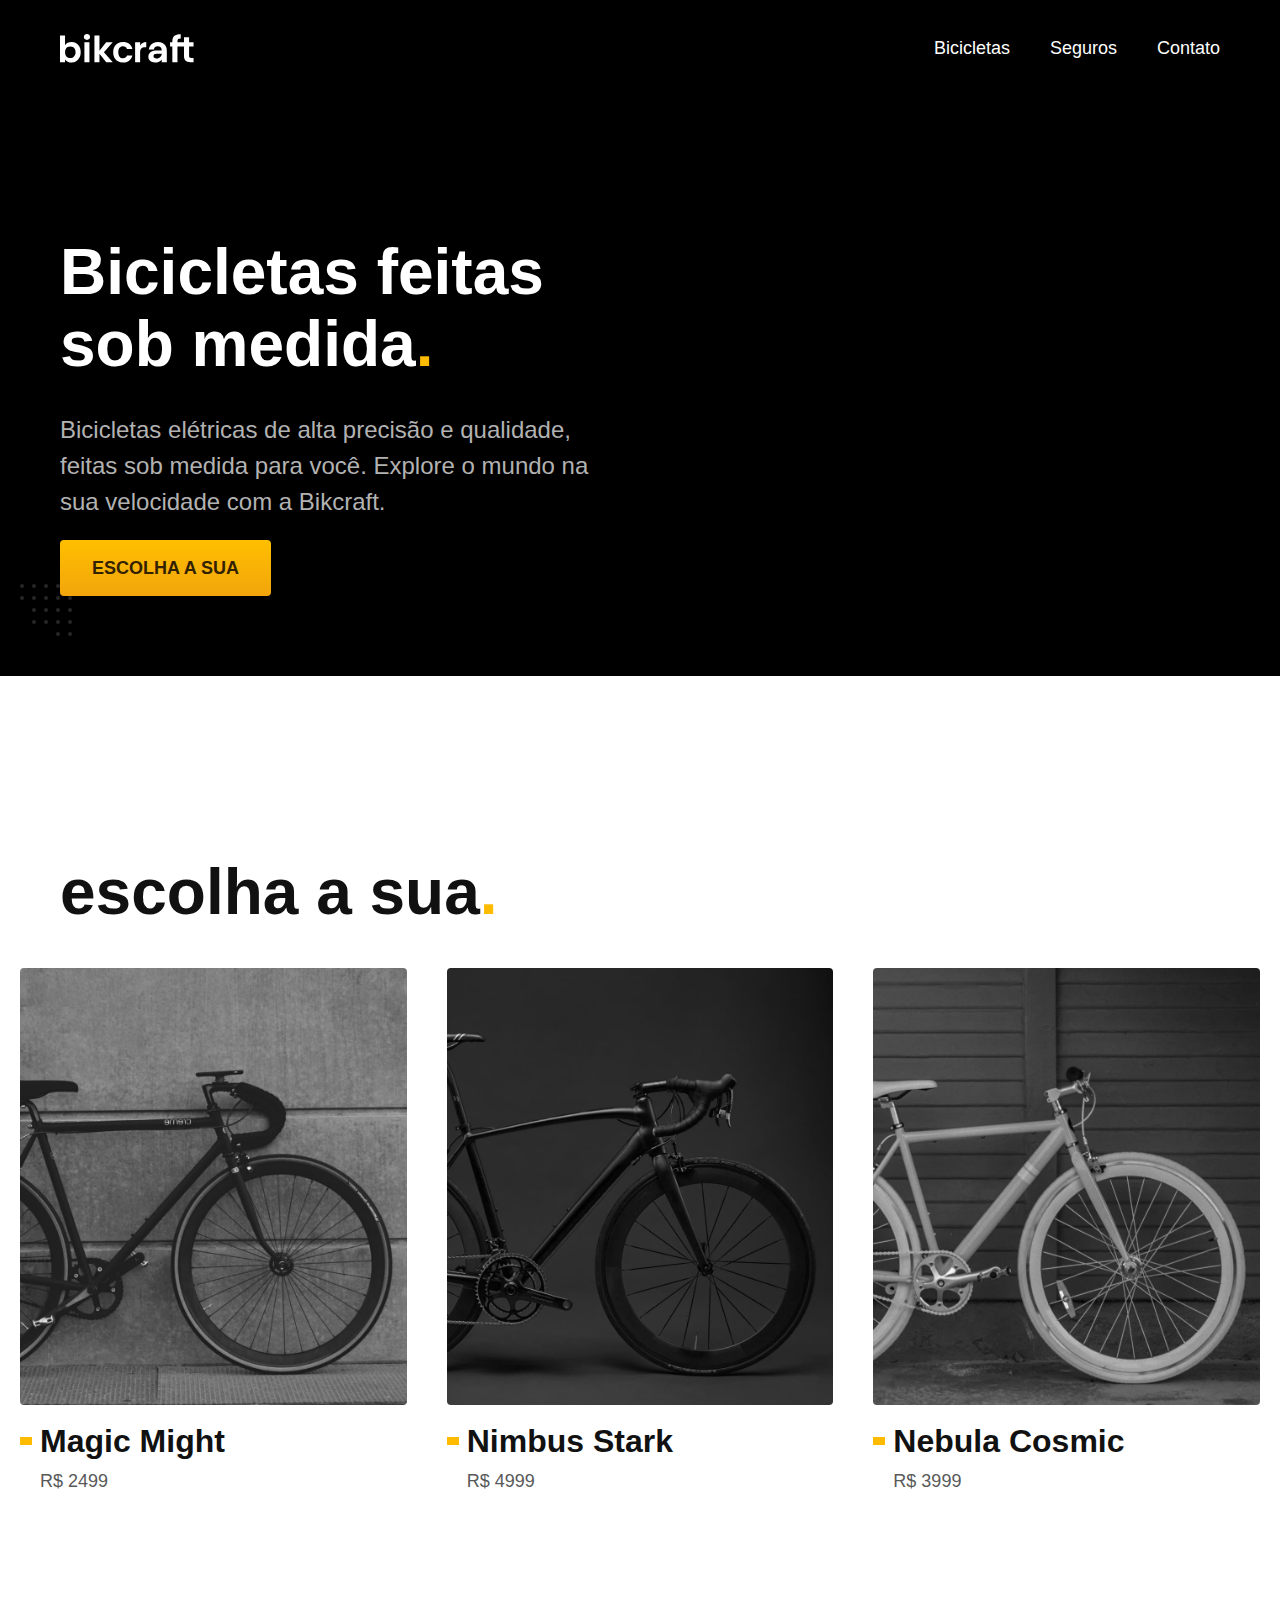
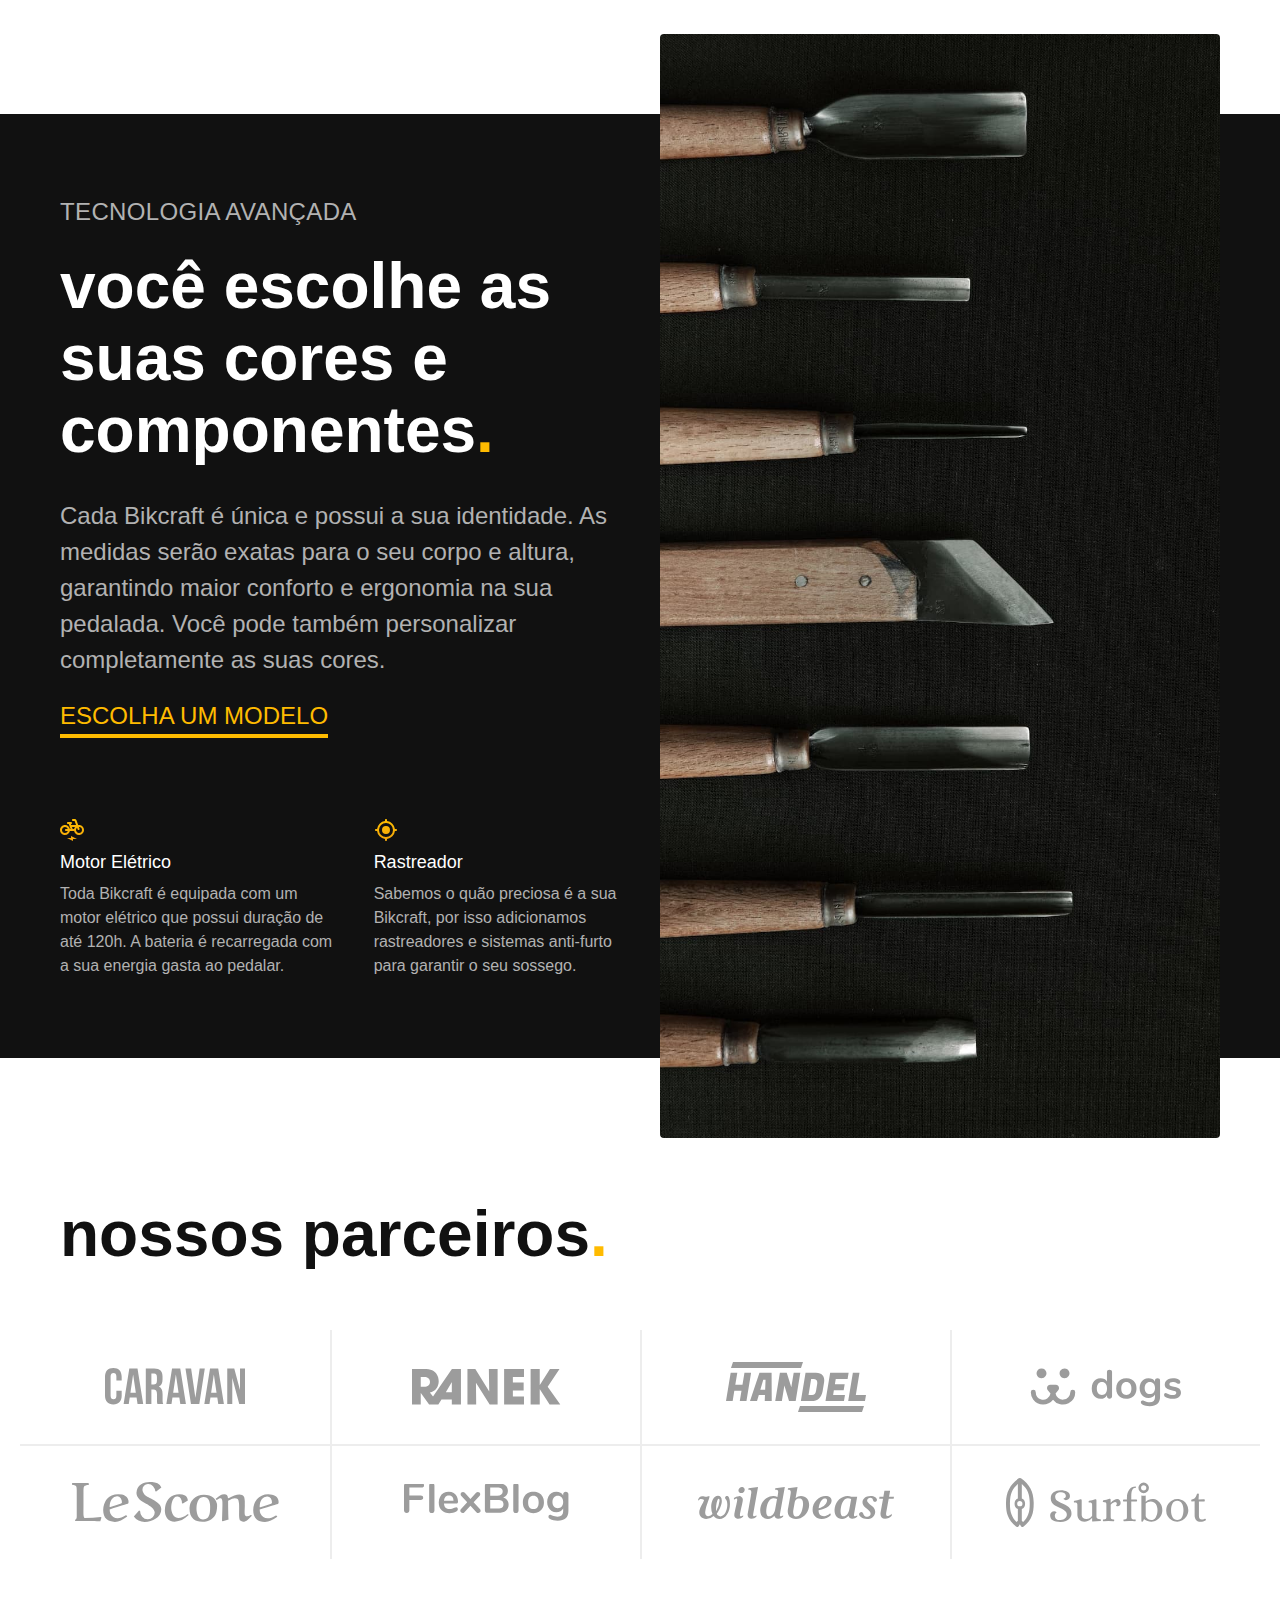
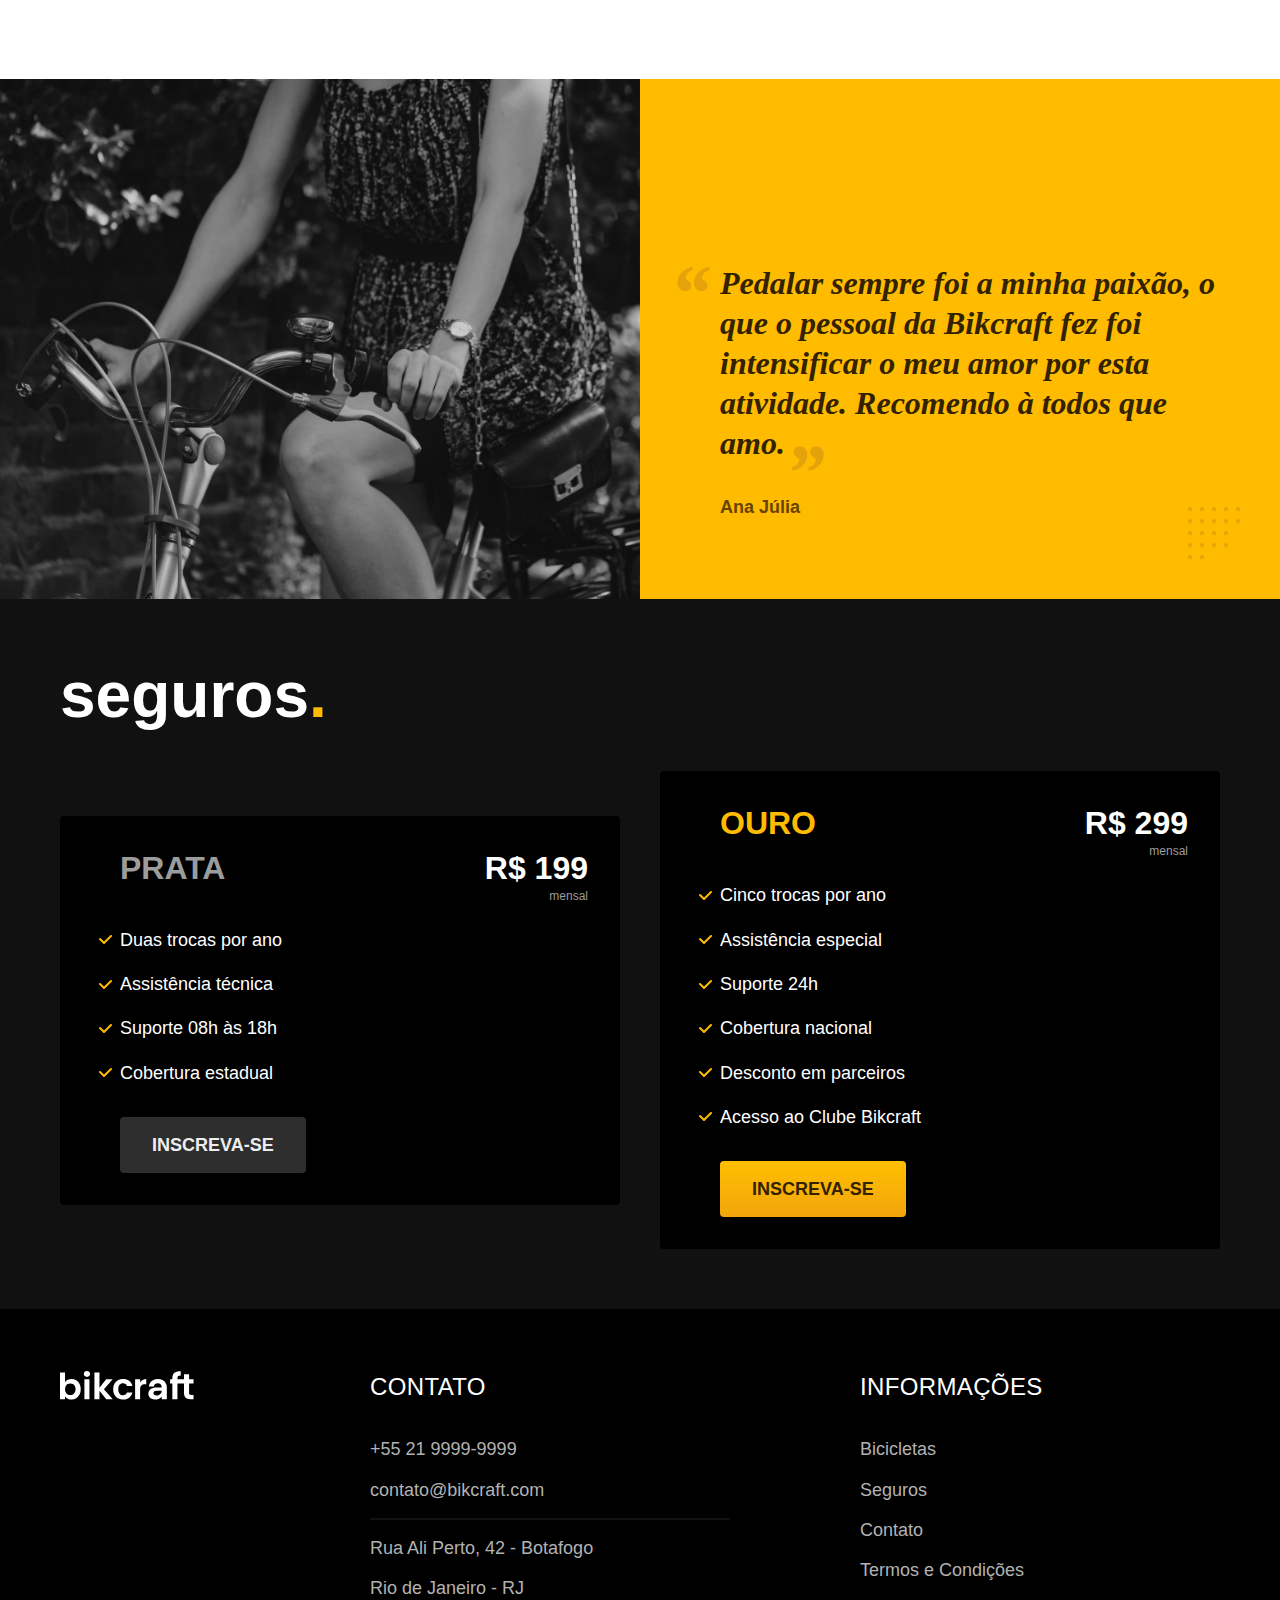
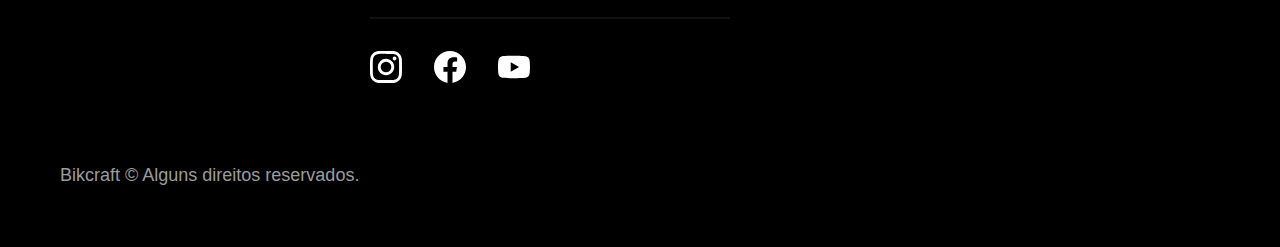
<file: index.html>
<!DOCTYPE html>
<html lang="pt-br">

<head>
  <meta charset="UTF-8">
  <meta name="viewport" content="width=device-width, initial-scale=1.0">

  <title>Bikcraft - Bicicletas Elétricas</title>
  <meta name="description" content="Bicicletas elétricas de alta precisão e qualidade, feitas sob medida para o cliente. Explore o mundo na sua velocidade com a Bikcraft.">

  <link rel="preload" href="./css/style.css" as="style">
  <link rel="stylesheet" href="./css/style.css">

  <script>document.documentElement.classList.add('js');</script>
</head>

<body>
  <header class="header-bg">
    <div class="header container">
      <a href="./">
        <img src="./img/bikcraft.svg" width="136" height="32" alt="Bikcraft">
      </a>

      <nav aria-label="primaria">
        <ul class="header-menu font-1-m cor-0">
          <li><a href="./bicicletas.html">Bicicletas</a></li>
          <li><a href="./seguros.html">Seguros</a></li>
          <li><a href="./contato.html">Contato</a></li>
        </ul>
      </nav>
    </div>
  </header>

  <main class="introducao-bg">
    <div class="introducao container">
      <div class="introducao-conteudo">
        <h1 class="font-1-xxl cor-0 fadeInDown" data-anime="200">Bicicletas feitas sob medida<span class="cor-p1">.</span></h1>
        <p class="font-2-l cor-5 fadeInDown" data-anime="400">Bicicletas elétricas de alta precisão e qualidade, feitas sob medida para você. Explore o mundo na sua velocidade com a Bikcraft.</p>
        <a class="botao fadeInDown" data-anime="600" href="./bicicletas.html">Escolha a sua</a>
      </div>
      <picture data-anime="800" class="fadeInDown">
        <source media="(max-width: 800px)" srcset="./img/bicicletas/nimbus.jpg">
        <img src="./img/fotos/introducao.jpg" width="1280" height="1600" alt="Bicicleta elétrica preta.">
      </picture>
    </div>
  </main>

  <article class="bicicletas-lista">
    <h2 class="container font-1-xxl">escolha a sua<span class="cor-p1">.</span></h2>

    <ul>
      <li>
        <a href="./bicicletas/magic.html">
          <img src="./img/bicicletas/magic-home.jpg" alt="Bicicleta preta" width="920" height="1040">
          <h3 class="font-1-xl">Magic Might</h3>
          <span class="font-2-m cor-8">R$ 2499</span>
        </a>
      </li>
      <li>
        <a href="./bicicletas/nimbus.html">
          <img src="./img/bicicletas/nimbus-home.jpg" alt="Bicicleta preta" width="920" height="1040">
          <h3 class="font-1-xl">Nimbus Stark</h3>
          <span class="font-2-m cor-8">R$ 4999</span>
        </a>
      </li>
      <li>
        <a href="./bicicletas/nebula.html">
          <img src="./img/bicicletas/nebula-home.jpg" alt="Bicicleta preta" width="920" height="1040">
          <h3 class="font-1-xl">Nebula Cosmic</h3>
          <span class="font-2-m cor-8">R$ 3999</span>
        </a>
      </li>
    </ul>
  </article>

  <article class="tecnologia-bg">
    <div class="tecnologia container">
      <div class="tecnologia-conteudo">
        <span class="font-2-l-b cor-5">Tecnologia Avançada</span>
        <h2 class="font-1-xxl cor-0">você escolhe as suas cores e componentes<span class="cor-p1">.</span></h2>
        <p class="font-2-l cor-5">Cada Bikcraft é única e possui a sua identidade. As medidas serão exatas para o seu corpo e altura, garantindo maior conforto e ergonomia na sua pedalada. Você pode também personalizar completamente as suas cores.</p>
        <a class="link" href="./bicicletas.html">Escolha um modelo</a>
        <div class="tecnologia-vantagens">
          <div>
            <img src="./img/icones/eletrica.svg" width="24" height="24" alt="">
            <h3 class="font-1-m cor-0">Motor Elétrico</h3>
            <p class="font-2-s cor-5">Toda Bikcraft é equipada com um motor elétrico que possui duração de até 120h. A bateria é recarregada com a sua energia gasta ao pedalar.</p>
          </div>
          <div>
            <img src="./img/icones/rastreador.svg" width="24" height="24" alt="">
            <h3 class="font-1-m cor-0">Rastreador</h3>
            <p class="font-2-s cor-5">Sabemos o quão preciosa é a sua Bikcraft, por isso adicionamos rastreadores e sistemas anti-furto para garantir o seu sossego.</p>
          </div>
        </div>
      </div>
      <div class="tecnologia-imagem">
        <img src="./img/fotos/tecnologia.jpg" width="1200" height="1920" alt="">
      </div>
    </div>
  </article>

  <section class="parceiros" aria-label="Nossos Parceiros">
    <h2 class="container font-1-xxl">nossos parceiros<span class="cor-p1">.</span></h2>

    <ul>
      <li><img src="./img/parceiros/caravan.svg" alt="Caravan" width="140" height="38"></li>
      <li><img src="./img/parceiros/ranek.svg" alt="Ranek" width="149" height="36"></li>
      <li><img src="./img/parceiros/handel.svg" alt="Handel" width="140" height="50"></li>
      <li><img src="./img/parceiros/dogs.svg" alt="Dogs" width="152" height="39"></li>
      <li><img src="./img/parceiros/lescone.svg" alt="LeScone" width="208" height="41"></li>
      <li><img src="./img/parceiros/flexblog.svg" alt="FlexBlog" width="165" height="38"></li>
      <li><img src="./img/parceiros/wildbeast.svg" alt="Wildbeast" width="196" height="34"></li>
      <li><img src="./img/parceiros/surfbot.svg" alt="Surfbot" width="200" height="49"></li>
    </ul>
  </section>

  <section class="depoimento" aria-label="Depoimento">
    <div>
      <img src="./img/fotos/depoimento.jpg" width="1560" height="1360" alt="Pessoa pedalando uma bicicleta Bikcraft">
    </div>
    <div class="depoimento-conteudo">
      <blockquote class="font-1-xl cor-p5">
        <p>Pedalar sempre foi a minha paixão, o que o pessoal da Bikcraft fez foi intensificar o meu amor por esta atividade. Recomendo à todos que amo.</p>
      </blockquote>
      <span class="font-1-m-b cor-p4">Ana Júlia</span>
    </div>
  </section>

  <article class="seguros-bg">
    <div class="seguros container">
      <h2 class="font-1-xxl cor-0">seguros<span class="cor-p1">.</span></h2>
      <div class="seguros-item">
        <h3 class="font-1-xl cor-6">PRATA</h3>
        <span class="font-1-xl cor-0">R$ 199 <span class="font-1-xs cor-6">mensal</span></span>
        <ul class="font-2-m cor-0">
          <li>Duas trocas por ano</li>
          <li>Assistência técnica</li>
          <li>Suporte 08h às 18h</li>
          <li>Cobertura estadual</li>
        </ul>
        <a class="botao secundario" href="./orcamento.html">Inscreva-se</a>
      </div>

      <div class="seguros-item">
        <h3 class="font-1-xl cor-p1">OURO</h3>
        <span class="font-1-xl cor-0">R$ 299 <span class="font-1-xs cor-6">mensal</span></span>
        <ul class="font-2-m cor-0">
          <li>Cinco trocas por ano</li>
          <li>Assistência especial</li>
          <li>Suporte 24h</li>
          <li>Cobertura nacional</li>
          <li>Desconto em parceiros</li>
          <li>Acesso ao Clube Bikcraft</li>
        </ul>
        <a class="botao" href="./orcamento.html">Inscreva-se</a>
      </div>
    </div>
  </article>

  <footer class="footer-bg">
    <div class="footer container">
      <img src="./img/bikcraft.svg" width="136" height="32" alt="Bikcraft">
      <div class="footer-contato">
        <h3 class="font-2-l-b cor-0">Contato</h3>
        <ul class="font-2-m cor-5">
          <li><a href="tel:+552199999999">+55 21 9999-9999</a></li>
          <li><a href="mailto:contato@bikcraft.com">contato@bikcraft.com</a></li>
          <li>Rua Ali Perto, 42 - Botafogo</li>
          <li>Rio de Janeiro - RJ</li>
        </ul>
        <div class="footer-redes">
          <a href="./">
            <img src="./img/redes/instagram.svg" width="32" height="32" alt="Instagram">
          </a>
          <a href="./">
            <img src="./img/redes/facebook.svg" width="32" height="32" alt="Facebook">
          </a>
          <a href="./">
            <img src="./img/redes/youtube.svg" width="32" height="32" alt="Youtube">
          </a>
        </div>
      </div>
      <div class="footer-informacoes">
        <h3 class="font-2-l-b cor-0">Informações</h3>
        <nav>
          <ul class="font-1-m cor-5">
            <li><a href="./bicicletas.html">Bicicletas</a></li>
            <li><a href="./seguros.html">Seguros</a></li>
            <li><a href="./contato.html">Contato</a></li>
            <li><a href="./termos.html">Termos e Condições</a></li>
          </ul>
        </nav>
      </div>
      <p class="footer-copy font-2-m cor-6">Bikcraft © Alguns direitos reservados.</p>
    </div>
  </footer>

  <script src="./js/plugins/simple-anime.js"></script>
  <script src="./js/script.js"></script>
</body>

</html>
</file>
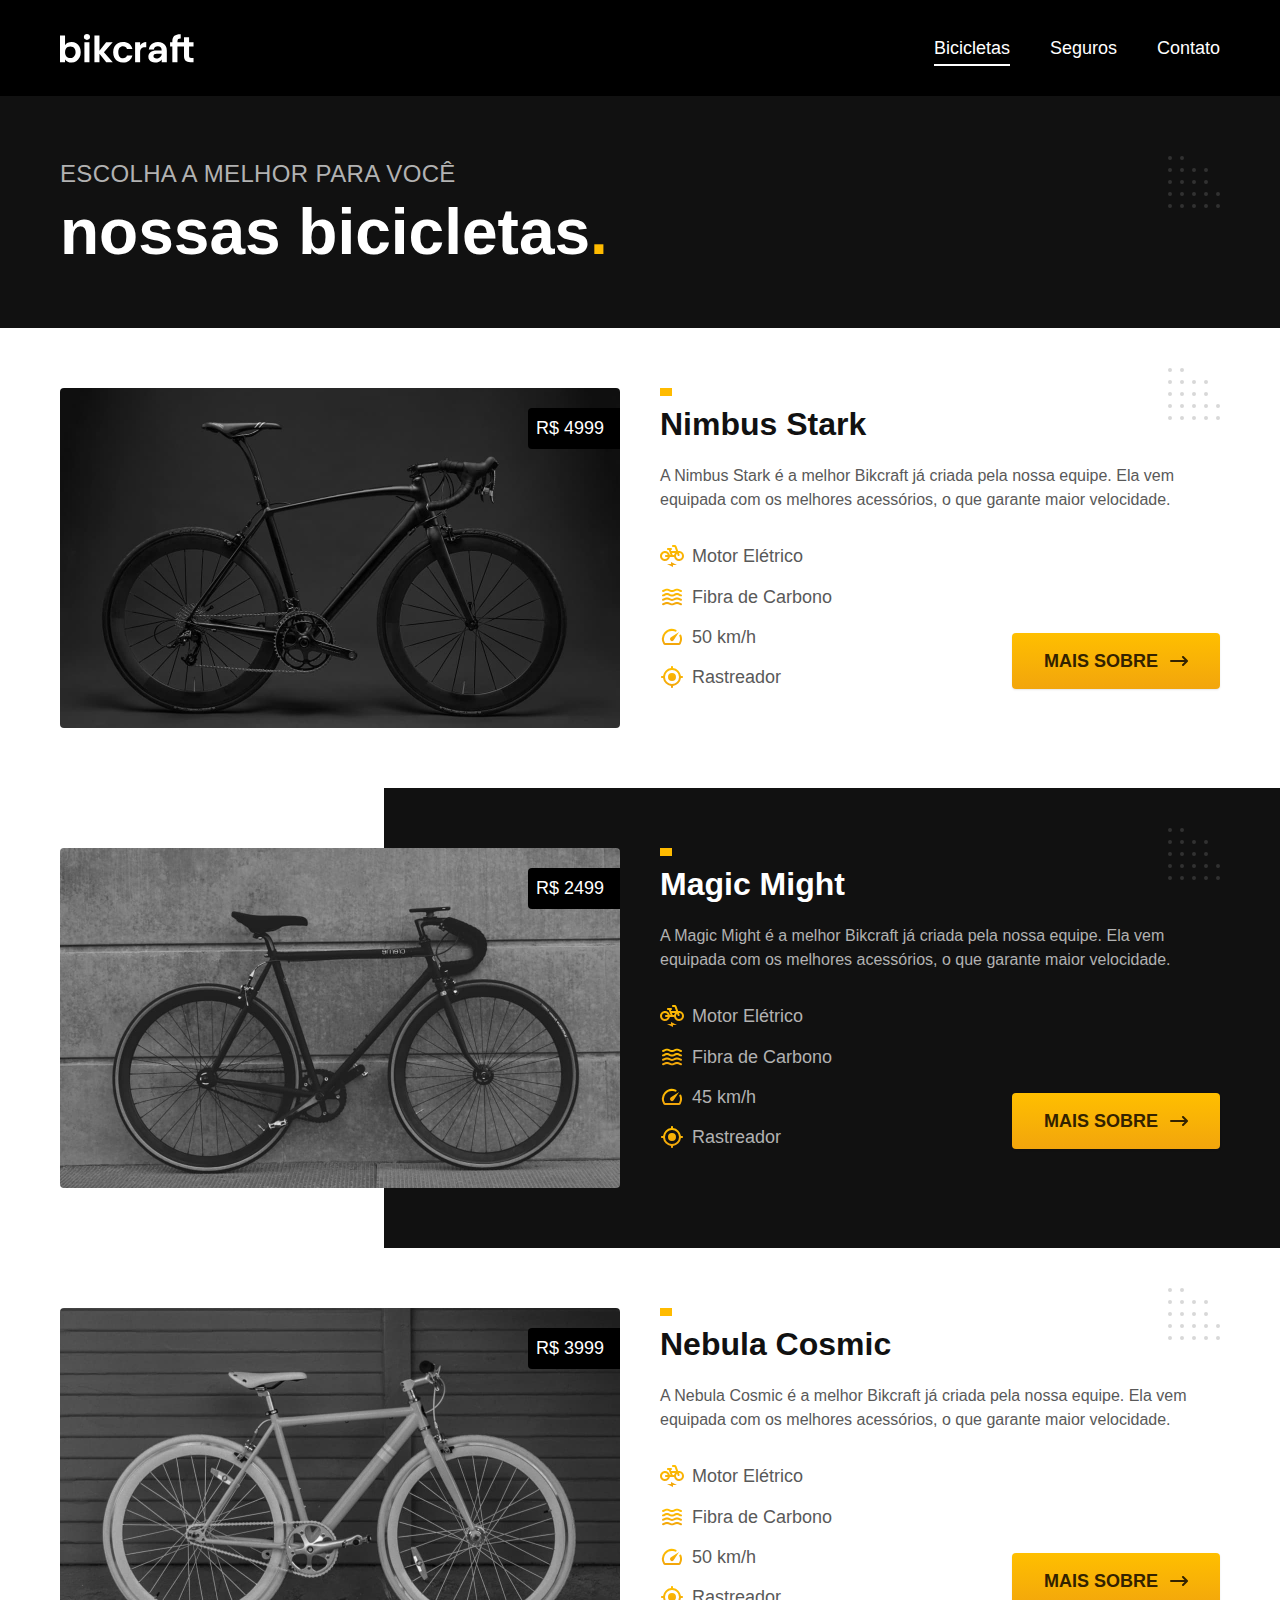
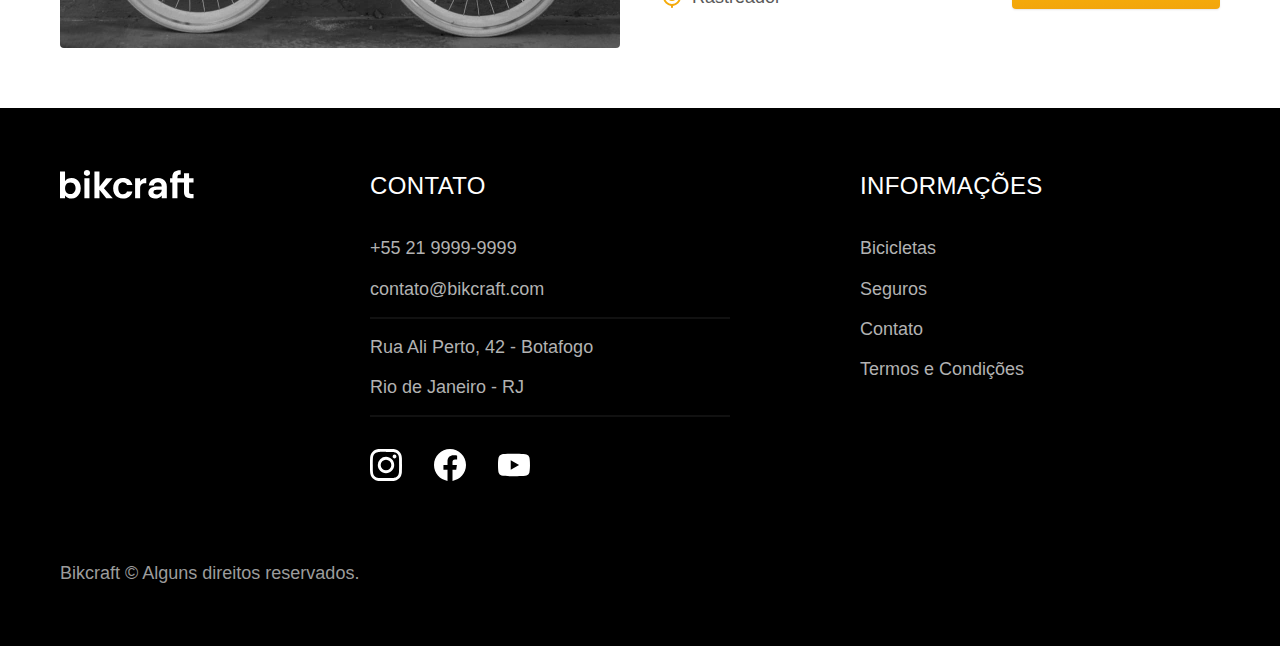
<file: bicicletas.html>
<!DOCTYPE html>
<html lang="pt-br">

<head>
  <meta charset="UTF-8">
  <meta name="viewport" content="width=device-width, initial-scale=1.0">

  <title>Bicicletas | Bikcraft</title>
  <meta name="description" content="Bicicletas">

  <link rel="preload" href="./css/style.css" as="style">
  <link rel="stylesheet" href="./css/style.css">
  <script>document.documentElement.classList.add('js');</script>
</head>

<body id="bicicletas">
  <header class="header-bg">
    <div class="header container">
      <a href="./">
        <img src="./img/bikcraft.svg" alt="Bikcraft">
      </a>

      <nav aria-label="primaria">
        <ul class="header-menu font-1-m cor-0">
          <li><a href="./bicicletas.html">Bicicletas</a></li>
          <li><a href="./seguros.html">Seguros</a></li>
          <li><a href="./contato.html">Contato</a></li>
        </ul>
      </nav>
    </div>
  </header>

  <main>
    <div class="titulo-bg">
      <div class="titulo container">
        <p class="font-2-l-b cor-5">Escolha a melhor para você</p>
        <h1 class="font-1-xxl cor-0">nossas bicicletas<span class="cor-p1">.</span></h1>
      </div>
    </div>

    <div class="bicicletas container">
      <div class="bicicletas-imagem">
        <img src="./img/bicicletas/nimbus.jpg" alt="Bicicleta preta">
        <span class="font-2-m cor-0">R$ 4999</span>
      </div>
      <div class="bicicletas-conteudo">
        <h2 class="font-1-xl">Nimbus Stark</h2>
        <p class="font-2-s cor-8">A Nimbus Stark é a melhor Bikcraft já criada pela nossa equipe. Ela vem equipada com os melhores acessórios, o que garante maior velocidade.</p>
        <ul class="font-1-m cor-8">
          <li>
            <img src="./img/icones/eletrica.svg" alt="">
            Motor Elétrico
          </li>
          <li>
            <img src="./img/icones/carbono.svg" alt="">
            Fibra de Carbono
          </li>
          <li>
            <img src="./img/icones/velocidade.svg" alt="">
            50 km/h
          </li>
          <li>
            <img src="./img/icones/rastreador.svg" alt="">
            Rastreador
          </li>
        </ul>
        <a class="botao seta" href="./bicicletas/nimbus.html">Mais Sobre</a>
      </div>
    </div>

    <div class="bicicletas-bg">
      <div class="bicicletas container">
        <div class="bicicletas-imagem">
          <img src="./img/bicicletas/magic.jpg" alt="Bicicleta preta">
          <span class="font-2-m cor-0">R$ 2499</span>
        </div>
        <div class="bicicletas-conteudo">
          <h2 class="font-1-xl cor-0">Magic Might</h2>
          <p class="font-2-s cor-5">A Magic Might é a melhor Bikcraft já criada pela nossa equipe. Ela vem equipada com os melhores acessórios, o que garante maior velocidade.</p>
          <ul class="font-1-m cor-5">
            <li>
              <img src="./img/icones/eletrica.svg" alt="">
              Motor Elétrico
            </li>
            <li>
              <img src="./img/icones/carbono.svg" alt="">
              Fibra de Carbono
            </li>
            <li>
              <img src="./img/icones/velocidade.svg" alt="">
              45 km/h
            </li>
            <li>
              <img src="./img/icones/rastreador.svg" alt="">
              Rastreador
            </li>
          </ul>
          <a class="botao seta" href="./bicicletas/magic.html">Mais Sobre</a>
        </div>
      </div>
    </div>

    <div class="bicicletas container">
      <div class="bicicletas-imagem">
        <img src="./img/bicicletas/nebula.jpg" alt="Bicicleta preta">
        <span class="font-2-m cor-0">R$ 3999</span>
      </div>
      <div class="bicicletas-conteudo">
        <h2 class="font-1-xl">Nebula Cosmic</h2>
        <p class="font-2-s cor-8">A Nebula Cosmic é a melhor Bikcraft já criada pela nossa equipe. Ela vem equipada com os melhores acessórios, o que garante maior velocidade.</p>
        <ul class="font-1-m cor-8">
          <li>
            <img src="./img/icones/eletrica.svg" alt="">
            Motor Elétrico
          </li>
          <li>
            <img src="./img/icones/carbono.svg" alt="">
            Fibra de Carbono
          </li>
          <li>
            <img src="./img/icones/velocidade.svg" alt="">
            50 km/h
          </li>
          <li>
            <img src="./img/icones/rastreador.svg" alt="">
            Rastreador
          </li>
        </ul>
        <a class="botao seta" href="./bicicletas/nebula.html">Mais Sobre</a>
      </div>
    </div>

  </main>

  <footer class="footer-bg">
    <div class="footer container">
      <img src="./img/bikcraft.svg" alt="Bikcraft">
      <div class="footer-contato">
        <h3 class="font-2-l-b cor-0">Contato</h3>
        <ul class="font-2-m cor-5">
          <li><a href="tel:+552199999999">+55 21 9999-9999</a></li>
          <li><a href="mailto:contato@bikcraft.com">contato@bikcraft.com</a></li>
          <li>Rua Ali Perto, 42 - Botafogo</li>
          <li>Rio de Janeiro - RJ</li>
        </ul>
        <div class="footer-redes">
          <a href="./">
            <img src="./img/redes/instagram.svg" alt="Instagram">
          </a>
          <a href="./">
            <img src="./img/redes/facebook.svg" alt="Facebook">
          </a>
          <a href="./">
            <img src="./img/redes/youtube.svg" alt="Youtube">
          </a>
        </div>
      </div>
      <div class="footer-informacoes">
        <h3 class="font-2-l-b cor-0">Informações</h3>
        <nav>
          <ul class="font-1-m cor-5">
            <li><a href="./bicicletas.html">Bicicletas</a></li>
            <li><a href="./seguros.html">Seguros</a></li>
            <li><a href="./contato.html">Contato</a></li>
            <li><a href="./termos.html">Termos e Condições</a></li>
          </ul>
        </nav>
      </div>
      <p class="footer-copy font-2-m cor-6">Bikcraft © Alguns direitos reservados.</p>
    </div>
  </footer>
  <script src="./js/script.js"></script>
</body>

</html>
</file>
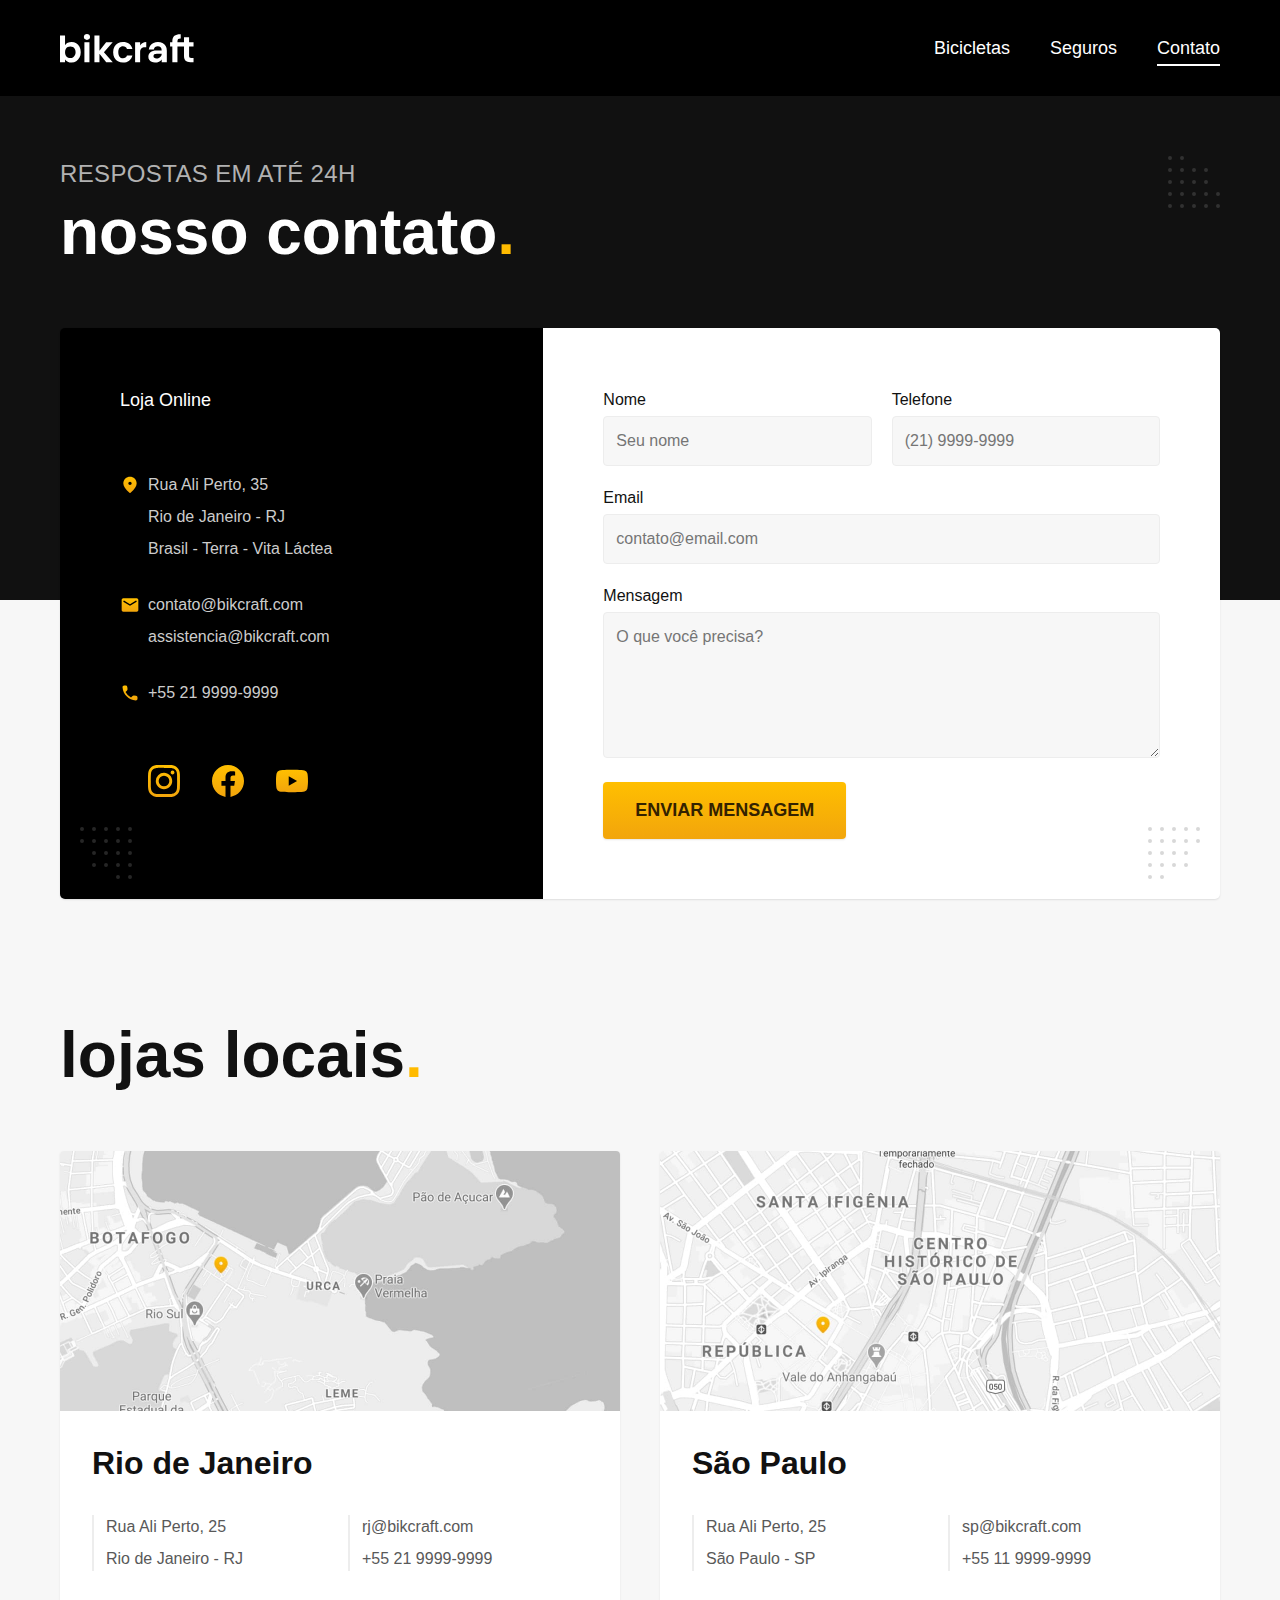
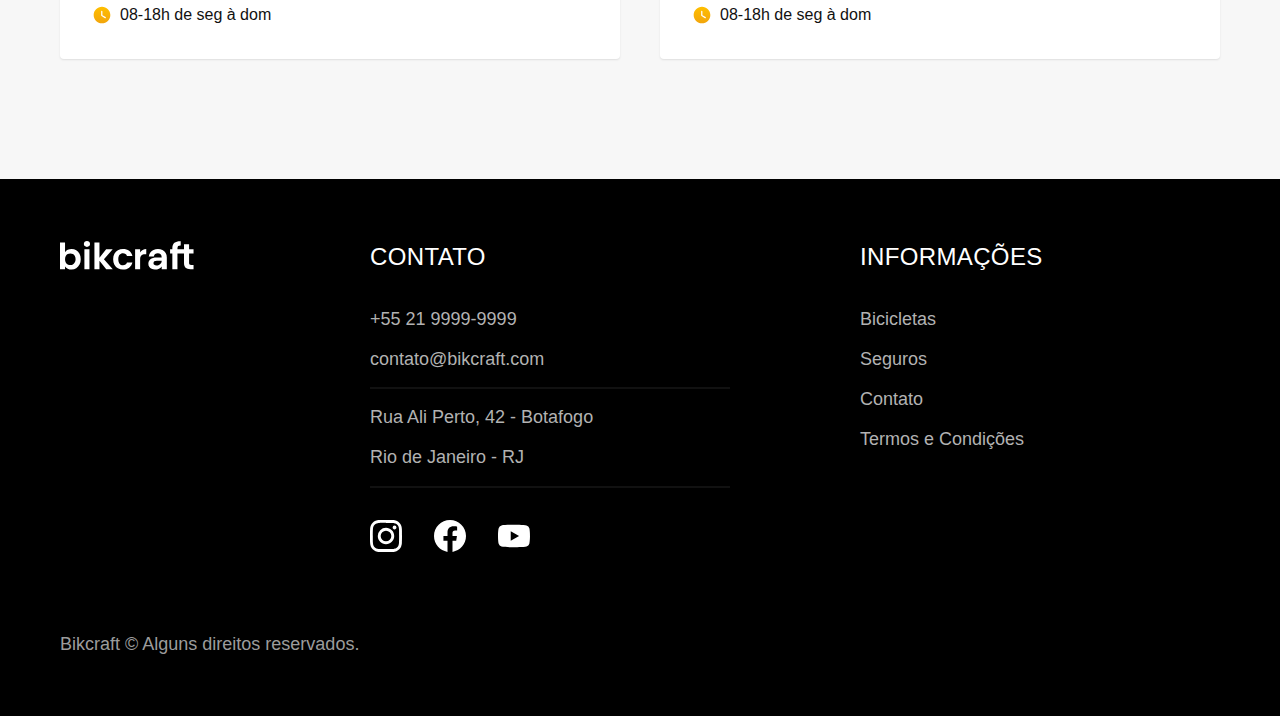
<file: contato.html>
<!DOCTYPE html>
<html lang="pt-br">

<head>
  <meta charset="UTF-8">
  <meta name="viewport" content="width=device-width, initial-scale=1.0">

  <title>Contato | Bikcraft</title>
  <meta name="description" content="Contato.">

  <link rel="preload" href="./css/style.css" as="style">
  <link rel="stylesheet" href="./css/style.css">
  <script>document.documentElement.classList.add('js');</script>
</head>

<body id="contato">
  <header class="header-bg">
    <div class="header container">
      <a href="./">
        <img src="./img/bikcraft.svg" alt="Bikcraft">
      </a>

      <nav aria-label="primaria">
        <ul class="header-menu font-1-m cor-0">
          <li><a href="./bicicletas.html">Bicicletas</a></li>
          <li><a href="./seguros.html">Seguros</a></li>
          <li><a href="./contato.html">Contato</a></li>
        </ul>
      </nav>
    </div>
  </header>

  <main>
    <div class="titulo-bg">
      <div class="titulo container">
        <p class="font-2-l-b cor-5">Respostas em até 24h</p>
        <h1 class="font-1-xxl cor-0">nosso contato<span class="cor-p1">.</span></h1>
      </div>
    </div>

    <div class="contato container">
      <section class="contato-dados" aria-label="Endereço">
        <h2 class="font-1-m cor-0">Loja Online</h2>
        <div class="contato-endereco font-2-s cor-4">
          <p>Rua Ali Perto, 35</p>
          <p>Rio de Janeiro - RJ</p>
          <p>Brasil - Terra - Vita Láctea</p>
        </div>
        <address class="contato-meios font-2-s cor-4">
          <a href="mailto:contato@bikcraft.com">contato@bikcraft.com</a>
          <a href="mailto:assistencia@bikcraft.com">assistencia@bikcraft.com</a>
          <a href="tel:+552199999999">+55 21 9999-9999</a>
        </address>
        <div class="contato-redes">
          <a href="./">
            <img src="./img/redes/instagram-p.svg" alt="Instagram">
          </a>
          <a href="./">
            <img src="./img/redes/facebook-p.svg" alt="Facebook">
          </a>
          <a href="./">
            <img src="./img/redes/youtube-p.svg" alt="Youtube">
          </a>
        </div>
      </section>
      <section class="contato-formulario" aria-label="Formulário">
        <form class="form" action="./contato.html">
          <div>
            <label for="nome">Nome</label>
            <input type="text" id="nome" name="nome" placeholder="Seu nome">
          </div>
          <div>
            <label for="telefone">Telefone</label>
            <input type="text" id="telefone" name="telefone" placeholder="(21) 9999-9999">
          </div>
          <div class="col-2">
            <label for="email">Email</label>
            <input type="email" id="email" name="email" placeholder="contato@email.com">
          </div>
          <div class="col-2">
            <label for="mensagem">Mensagem</label>
            <textarea rows="5" id="mensagem" name="mensagem" placeholder="O que você precisa?"></textarea>
          </div>
          <button class="botao col-2">Enviar Mensagem</button>
        </form>
      </section>
    </div>
  </main>

  <article class="lojas container">
    <h2 class="font-1-xxl">lojas locais<span class="cor-p1">.</span></h2>
    <div class="lojas-item">
      <img src="./img/lojas/rj.jpg" alt="mapa marcando o endereço em Rua Ali Perto, 25 - Rio de Janeiro - RJ">
      <div class="lojas-conteudo">
        <h3 class="font-1-xl">Rio de Janeiro</h3>
        <div class="lojas-dados font-2-s cor-8">
          <p>Rua Ali Perto, 25</p>
          <p>Rio de Janeiro - RJ</p>
        </div>
        <div class="lojas-dados font-2-s cor-8">
          <a href="mailto:rj@bikcraft.com">rj@bikcraft.com</a>
          <a href="tel:+552199999999">+55 21 9999-9999</a>
        </div>
        <p class="lojas-tempo font-1-s"><img src="./img/icones/horario.svg" alt="">08-18h de seg à dom</p>
      </div>
    </div>

    <div class="lojas-item">
      <img src="./img/lojas/sp.jpg" alt="mapa marcando o endereço em Rua Ali Perto, 25 - São Paulo - SP">
      <div class="lojas-conteudo">
        <h3 class="font-1-xl">São Paulo</h3>
        <div class="lojas-dados font-2-s cor-8">
          <p>Rua Ali Perto, 25</p>
          <p>São Paulo - SP</p>
        </div>
        <div class="lojas-dados font-2-s cor-8">
          <a href="mailto:sp@bikcraft.com">sp@bikcraft.com</a>
          <a href="tel:+551199999999">+55 11 9999-9999</a>
        </div>
        <p class="lojas-tempo font-1-s"><img src="./img/icones/horario.svg" alt="">08-18h de seg à dom</p>
      </div>
    </div>
  </article>

  <footer class="footer-bg">
    <div class="footer container">
      <img src="./img/bikcraft.svg" alt="Bikcraft">
      <div class="footer-contato">
        <h3 class="font-2-l-b cor-0">Contato</h3>
        <ul class="font-2-m cor-5">
          <li><a href="tel:+552199999999">+55 21 9999-9999</a></li>
          <li><a href="mailto:contato@bikcraft.com">contato@bikcraft.com</a></li>
          <li>Rua Ali Perto, 42 - Botafogo</li>
          <li>Rio de Janeiro - RJ</li>
        </ul>
        <div class="footer-redes">
          <a href="./">
            <img src="./img/redes/instagram.svg" alt="Instagram">
          </a>
          <a href="./">
            <img src="./img/redes/facebook.svg" alt="Facebook">
          </a>
          <a href="./">
            <img src="./img/redes/youtube.svg" alt="Youtube">
          </a>
        </div>
      </div>
      <div class="footer-informacoes">
        <h3 class="font-2-l-b cor-0">Informações</h3>
        <nav>
          <ul class="font-1-m cor-5">
            <li><a href="./bicicletas.html">Bicicletas</a></li>
            <li><a href="./seguros.html">Seguros</a></li>
            <li><a href="./contato.html">Contato</a></li>
            <li><a href="./termos.html">Termos e Condições</a></li>
          </ul>
        </nav>
      </div>
      <p class="footer-copy font-2-m cor-6">Bikcraft © Alguns direitos reservados.</p>
    </div>
  </footer>
  <script src="./js/script.js"></script>
</body>

</html>
</file>
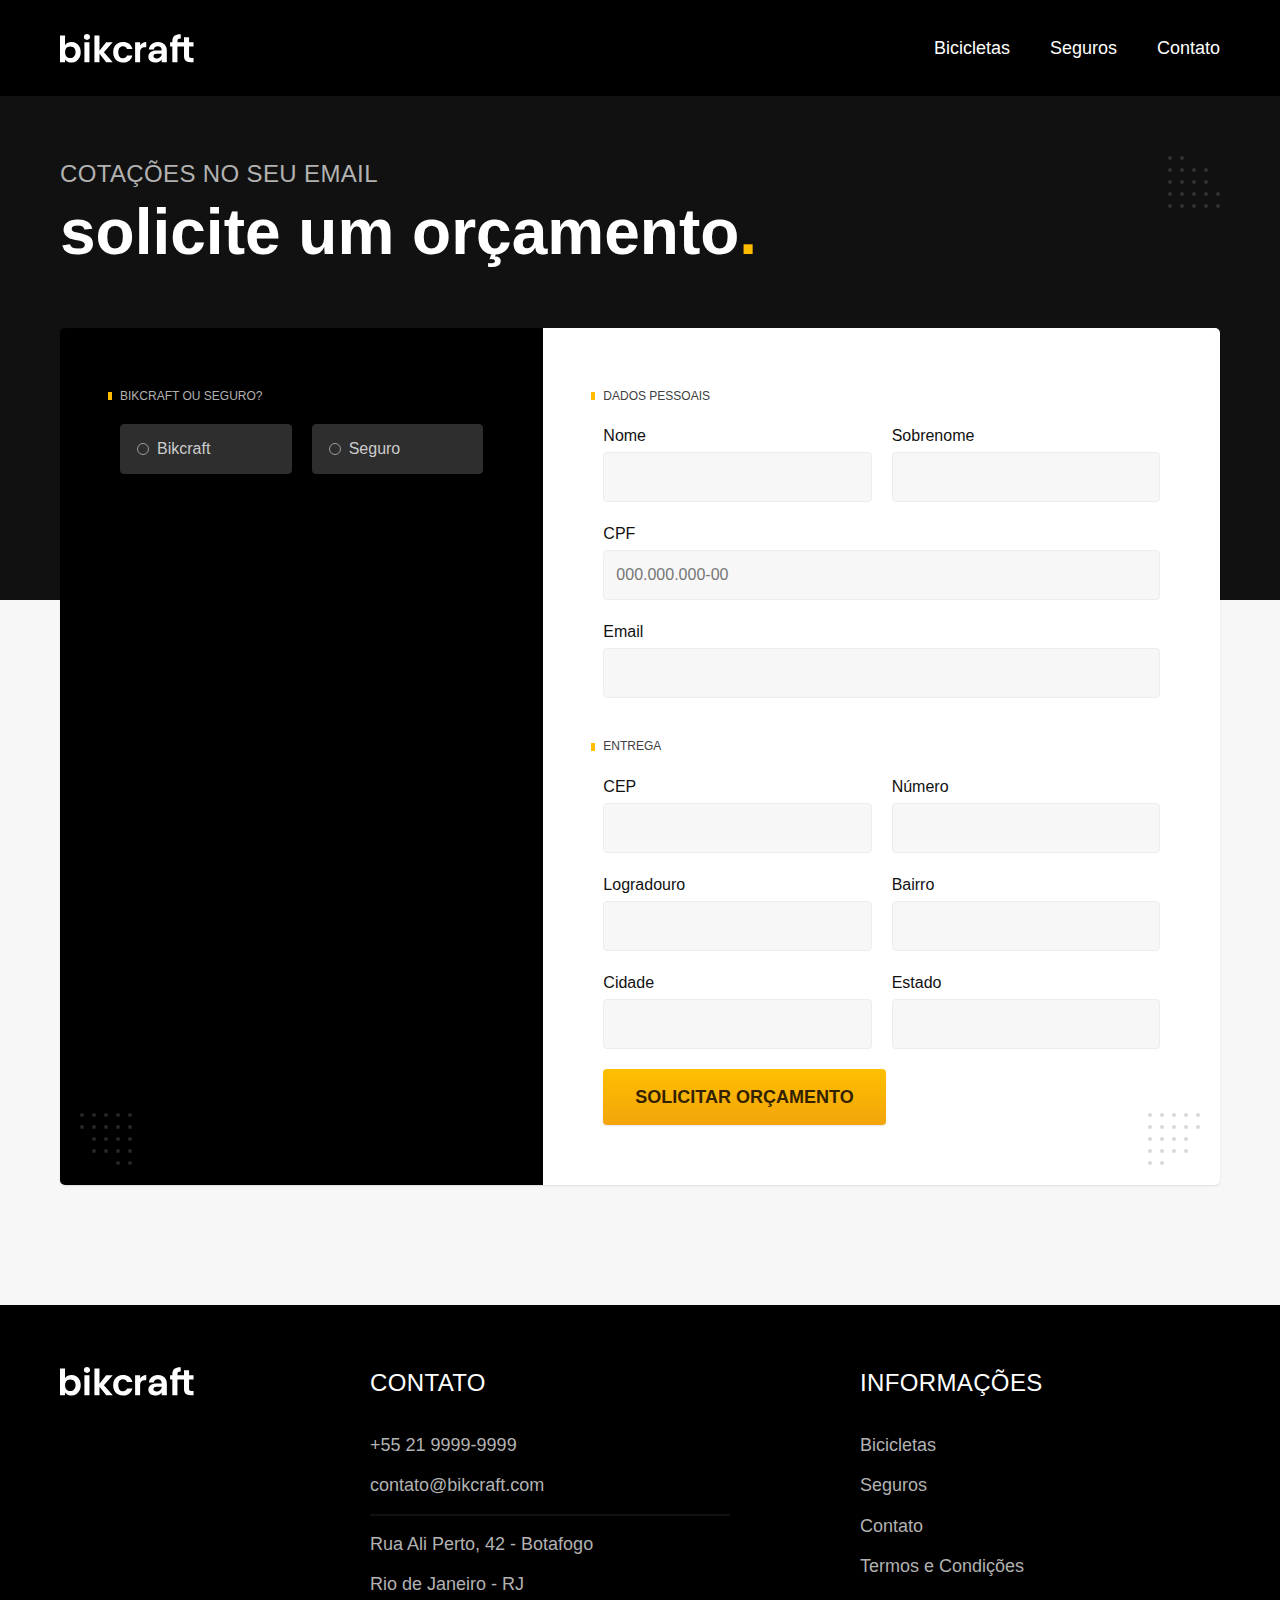
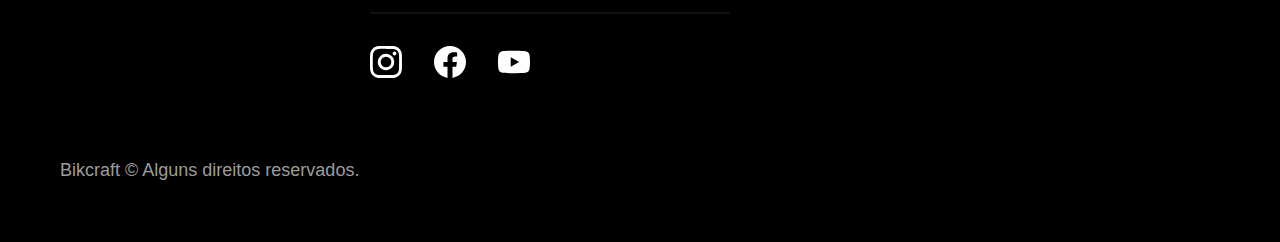
<file: orcamento.html>
<!DOCTYPE html>
<html lang="pt-br">

<head>
  <meta charset="UTF-8">
  <meta name="viewport" content="width=device-width, initial-scale=1.0">

  <title>Orçamento | Bikcraft</title>
  <meta name="description" content="Orçamento.">

  <link rel="preload" href="./css/style.css" as="style">
  <link rel="stylesheet" href="./css/style.css">
  <script>document.documentElement.classList.add('js');</script>
</head>

<body id="orcamento">
  <header class="header-bg">
    <div class="header container">
      <a href="./">
        <img src="./img/bikcraft.svg" alt="Bikcraft">
      </a>

      <nav aria-label="primaria">
        <ul class="header-menu font-1-m cor-0">
          <li><a href="./bicicletas.html">Bicicletas</a></li>
          <li><a href="./seguros.html">Seguros</a></li>
          <li><a href="./contato.html">Contato</a></li>
        </ul>
      </nav>
    </div>
  </header>

  <main>
    <div class="titulo-bg">
      <div class="titulo container">
        <p class="font-2-l-b cor-5">Cotações no seu email</p>
        <h1 class="font-1-xxl cor-0">solicite um orçamento<span class="cor-p1">.</span></h1>
      </div>
    </div>

    <form class="orcamento container" action="./orcamento.html">
      <div class="orcamento-produto">
        <h2 class="font-1-xs cor-5">Bikcraft ou Seguro?</h2>

        <input type="radio" name="tipo" value="bikcraft" id="bikcraft">
        <label for="bikcraft">Bikcraft</label>

        <input type="radio" name="tipo" value="seguro" id="seguro">
        <label for="seguro">Seguro</label>

        <div class="orcamento-conteudo" id="orcamento-bikcraft">
          <h2 class="font-1-xs cor-5">Escolha a sua</h2>

          <input type="radio" name="produto" value="nimbus" id="nimbus">
          <label for="nimbus">Nimbus Stark <span>R$ 4999</span></label>
          <div class="orcamento-detalhes">
            <ul class="font-1-xs cor-8">
              <li><img src="./img/icones/eletrica.svg" alt=""> Motor Elétrico</li>
              <li><img src="./img/icones/carbono.svg" alt=""> Fibra de Carbono</li>
              <li><img src="./img/icones/velocidade.svg" alt=""> 50 km/h</li>
              <li><img src="./img/icones/rastreador.svg" alt=""> Rastreador</li>
            </ul>
            <img src="./img/bicicletas/nimbus.jpg" alt="Bicicleta preta">
          </div>

          <input type="radio" name="produto" value="magic" id="magic">
          <label for="magic">Magic Might <span>R$ 2499</span></label>
          <div class="orcamento-detalhes">
            <ul class="font-1-xs cor-8">
              <li><img src="./img/icones/eletrica.svg" alt=""> Motor Elétrico</li>
              <li><img src="./img/icones/carbono.svg" alt=""> Fibra de Carbono</li>
              <li><img src="./img/icones/velocidade.svg" alt=""> 45 km/h</li>
              <li><img src="./img/icones/rastreador.svg" alt=""> Rastreador</li>
            </ul>
            <img src="./img/bicicletas/magic.jpg" alt="Bicicleta preta">
          </div>

          <input type="radio" name="produto" value="nebula" id="nebula">
          <label for="nebula">Nebula Cosmic <span>R$ 3999</span></label>
          <div class="orcamento-detalhes">
            <ul class="font-1-xs cor-8">
              <li><img src="./img/icones/eletrica.svg" alt=""> Motor Elétrico</li>
              <li><img src="./img/icones/carbono.svg" alt=""> Fibra de Carbono</li>
              <li><img src="./img/icones/velocidade.svg" alt=""> 40 km/h</li>
              <li><img src="./img/icones/rastreador.svg" alt=""> Rastreador</li>
            </ul>
            <img src="./img/bicicletas/nebula.jpg" alt="Bicicleta branca">
          </div>

        </div>

        <div class="orcamento-conteudo" id="orcamento-seguro">
          <h2 class="font-1-xs cor-5">Escolha o plano</h2>

          <input type="radio" name="produto" value="prata" id="prata">
          <label for="prata">Prata <span>R$ 199</span></label>

          <input type="radio" name="produto" value="ouro" id="ouro">
          <label for="ouro">Ouro <span>R$ 299</span></label>
        </div>
      </div>
      <div class="orcamento-dados form">
        <h2 class="font-1-xs cor-9 col-2">dados pessoais</h2>
        <div>
          <label for="nome">Nome</label>
          <input type="text" id="nome" name="nome">
        </div>
        <div>
          <label for="sobrenome">Sobrenome</label>
          <input type="text" id="sobrenome" name="sobrenome">
        </div>
        <div class="col-2">
          <label for="cpf">CPF</label>
          <input type="text" id="cpf" name="cpf" placeholder="000.000.000-00">
        </div>
        <div class="col-2">
          <label for="email">Email</label>
          <input type="email" id="email" name="email">
        </div>
        <h2 class="font-1-xs cor-9 col-2">entrega</h2>
        <div>
          <label for="cep">CEP</label>
          <input type="text" id="cep" name="cep">
        </div>
        <div>
          <label for="numero">Número</label>
          <input type="text" id="numero" name="numero">
        </div>
        <div>
          <label for="logradouro">Logradouro</label>
          <input type="text" id="logradouro" name="logradouro">
        </div>
        <div>
          <label for="bairro">Bairro</label>
          <input type="text" id="bairro" name="bairro">
        </div>
        <div>
          <label for="cidade">Cidade</label>
          <input type="text" id="cidade" name="cidade">
        </div>
        <div>
          <label for="estado">Estado</label>
          <input type="text" id="estado" name="estado">
        </div>
        <button class="botao col-2">Solicitar Orçamento</button>
      </div>
    </form>
  </main>

  <footer class="footer-bg">
    <div class="footer container">
      <img src="./img/bikcraft.svg" alt="Bikcraft">
      <div class="footer-contato">
        <h3 class="font-2-l-b cor-0">Contato</h3>
        <ul class="font-2-m cor-5">
          <li><a href="tel:+552199999999">+55 21 9999-9999</a></li>
          <li><a href="mailto:contato@bikcraft.com">contato@bikcraft.com</a></li>
          <li>Rua Ali Perto, 42 - Botafogo</li>
          <li>Rio de Janeiro - RJ</li>
        </ul>
        <div class="footer-redes">
          <a href="./">
            <img src="./img/redes/instagram.svg" alt="Instagram">
          </a>
          <a href="./">
            <img src="./img/redes/facebook.svg" alt="Facebook">
          </a>
          <a href="./">
            <img src="./img/redes/youtube.svg" alt="Youtube">
          </a>
        </div>
      </div>
      <div class="footer-informacoes">
        <h3 class="font-2-l-b cor-0">Informações</h3>
        <nav>
          <ul class="font-1-m cor-5">
            <li><a href="./bicicletas.html">Bicicletas</a></li>
            <li><a href="./seguros.html">Seguros</a></li>
            <li><a href="./contato.html">Contato</a></li>
            <li><a href="./termos.html">Termos e Condições</a></li>
          </ul>
        </nav>
      </div>
      <p class="footer-copy font-2-m cor-6">Bikcraft © Alguns direitos reservados.</p>
    </div>
  </footer>
  <script src="./js/script.js"></script>
</body>

</html>
</file>
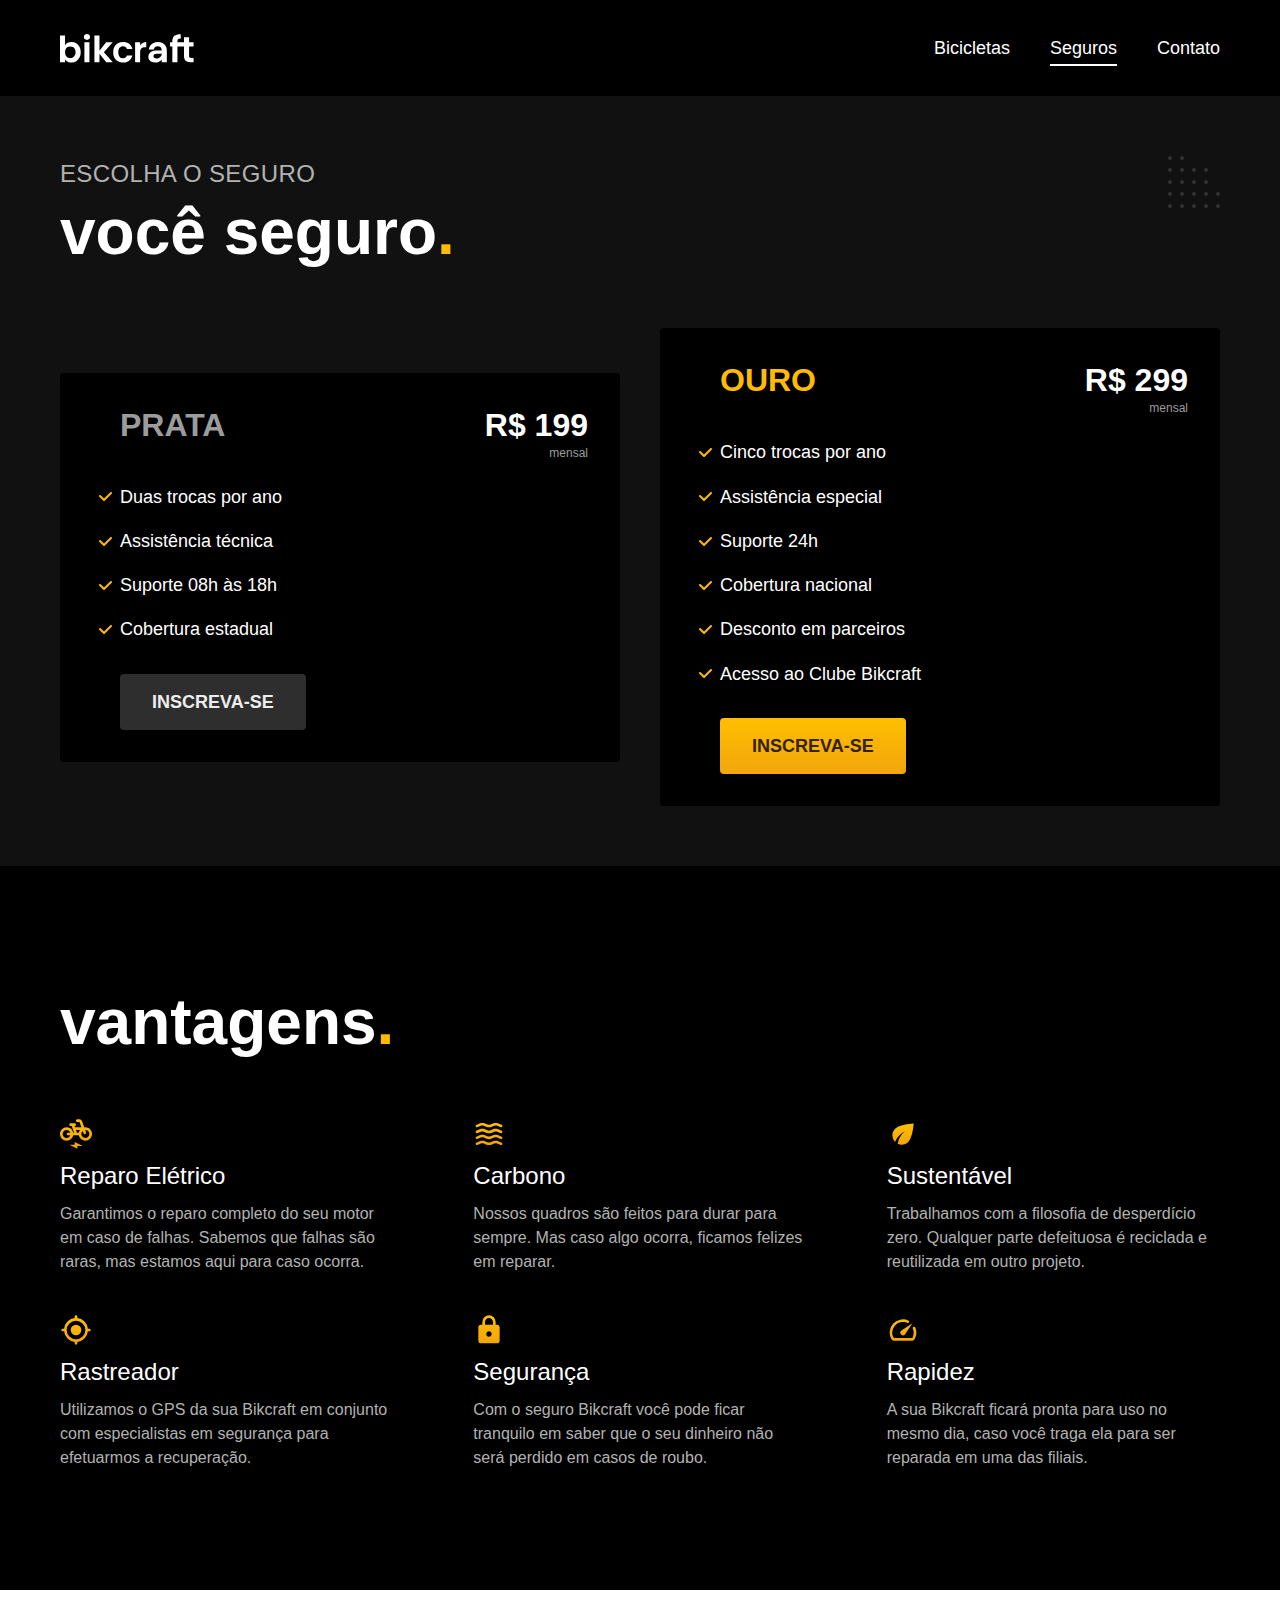
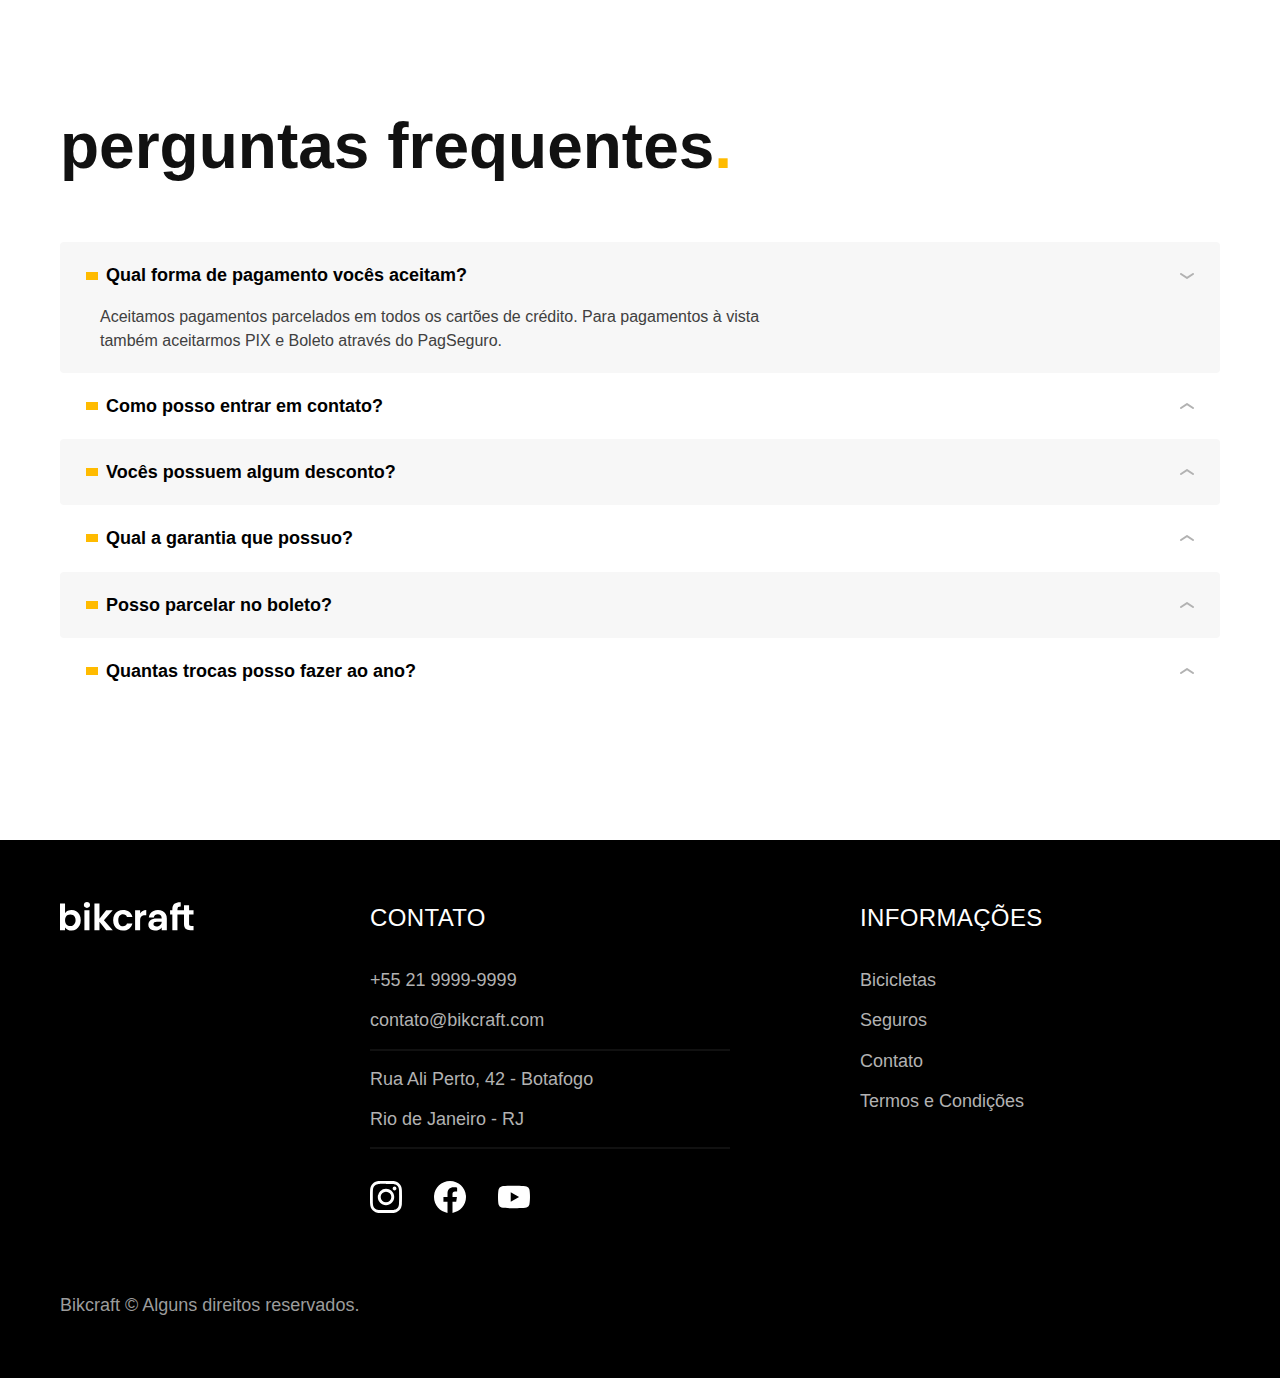
<file: seguros.html>
<!DOCTYPE html>
<html lang="pt-br">

<head>
  <meta charset="UTF-8">
  <meta name="viewport" content="width=device-width, initial-scale=1.0">

  <title>Seguros | Bikcraft</title>
  <meta name="description" content="Seguros.">

  <link rel="preload" href="./css/style.css" as="style">
  <link rel="stylesheet" href="./css/style.css">
  <script>document.documentElement.classList.add('js');</script>
</head>

<body id="seguros">
  <header class="header-bg">
    <div class="header container">
      <a href="./">
        <img src="./img/bikcraft.svg" alt="Bikcraft">
      </a>

      <nav aria-label="primaria">
        <ul class="header-menu font-1-m cor-0">
          <li><a href="./bicicletas.html">Bicicletas</a></li>
          <li><a href="./seguros.html">Seguros</a></li>
          <li><a href="./contato.html">Contato</a></li>
        </ul>
      </nav>
    </div>
  </header>

  <main class="seguros-bg">
    <div class="titulo-bg">
      <div class="titulo container">
        <p class="font-2-l-b cor-5">Escolha o seguro</p>
        <h1 class="font-1-xxl cor-0">você seguro<span class="cor-p1">.</span></h1>
      </div>
    </div>

    <div class="seguros container">

      <div class="seguros-item fadeInLeft" data-anime="200">
        <h3 class="font-1-xl cor-6">PRATA</h3>
        <span class="font-1-xl cor-0">R$ 199 <span class="font-1-xs cor-6">mensal</span></span>
        <ul class="font-2-m cor-0">
          <li>Duas trocas por ano</li>
          <li>Assistência técnica</li>
          <li>Suporte 08h às 18h</li>
          <li>Cobertura estadual</li>
        </ul>
        <a class="botao secundario" href="./orcamento.html?tipo=seguro&produto=prata">Inscreva-se</a>
      </div>

      <div class="seguros-item fadeInRight" data-anime="400">
        <h3 class="font-1-xl cor-p1">OURO</h3>
        <span class="font-1-xl cor-0">R$ 299 <span class="font-1-xs cor-6">mensal</span></span>
        <ul class="font-2-m cor-0">
          <li>Cinco trocas por ano</li>
          <li>Assistência especial</li>
          <li>Suporte 24h</li>
          <li>Cobertura nacional</li>
          <li>Desconto em parceiros</li>
          <li>Acesso ao Clube Bikcraft</li>
        </ul>
        <a class="botao" href="./orcamento.html?tipo=seguro&produto=ouro">Inscreva-se</a>
      </div>
    </div>
  </main>

  <article class="vantagens-bg">
    <div class="vantagens container">
      <h2 class="font-1-xxl cor-0">vantagens<span class="cor-p1">.</span></h2>
      <ul>
        <li>
          <img src="./img/icones/eletrica.svg" alt="">
          <h3 class="font-1-l cor-0">Reparo Elétrico</h3>
          <p class="font-2-s cor-5">Garantimos o reparo completo do seu motor em caso de falhas. Sabemos que falhas são raras, mas estamos aqui para caso ocorra.</p>
        </li>
        <li>
          <img src="./img/icones/carbono.svg" alt="">
          <h3 class="font-1-l cor-0">Carbono</h3>
          <p class="font-2-s cor-5">Nossos quadros são feitos para durar para sempre. Mas caso algo ocorra, ficamos felizes em reparar.</p>
        </li>
        <li>
          <img src="./img/icones/sustentavel.svg" alt="">
          <h3 class="font-1-l cor-0">Sustentável</h3>
          <p class="font-2-s cor-5">Trabalhamos com a filosofia de desperdício zero. Qualquer parte defeituosa é reciclada e reutilizada em outro projeto.</p>
        </li>
        <li>
          <img src="./img/icones/rastreador.svg" alt="">
          <h3 class="font-1-l cor-0">Rastreador</h3>
          <p class="font-2-s cor-5">Utilizamos o GPS da sua Bikcraft em conjunto com especialistas em segurança para efetuarmos a recuperação.</p>
        </li>
        <li>
          <img src="./img/icones/seguro.svg" alt="">
          <h3 class="font-1-l cor-0">Segurança</h3>
          <p class="font-2-s cor-5">Com o seguro Bikcraft você pode ficar tranquilo em saber que o seu dinheiro não será perdido em casos de roubo.</p>
        </li>
        <li>
          <img src="./img/icones/velocidade.svg" alt="">
          <h3 class="font-1-l cor-0">Rapidez</h3>
          <p class="font-2-s cor-5">A sua Bikcraft ficará pronta para uso no mesmo dia, caso você traga ela para ser reparada em uma das filiais.</p>
        </li>
      </ul>
    </div>
  </article>

  <article class="perguntas container">
    <h2 class="font-1-xxl">perguntas frequentes<span class="cor-p1">.</span></h2>

    <dl>
      <div>
        <dt><button class="font-1-m-b" aria-controls="pergunta1" aria-expanded="true">Qual forma de pagamento vocês aceitam?</button></dt>
        <dd id="pergunta1" class="font-2-s cor-9 ativa">Aceitamos pagamentos parcelados em todos os cartões de crédito. Para pagamentos à vista também aceitarmos PIX e Boleto através do PagSeguro.</dd>
      </div>
      <div>
        <dt><button class="font-1-m-b" aria-controls="pergunta2" aria-expanded="false">Como posso entrar em contato?</button></dt>
        <dd id="pergunta2" class="font-2-s cor-9">Aceitamos pagamentos parcelados em todos os cartões de crédito. Para pagamentos à vista também aceitarmos PIX e Boleto através do PagSeguro.</dd>
      </div>
      <div>
        <dt><button class="font-1-m-b" aria-controls="pergunta3" aria-expanded="false">Vocês possuem algum desconto?</button></dt>
        <dd id="pergunta3" class="font-2-s cor-9">Aceitamos pagamentos parcelados em todos os cartões de crédito. Para pagamentos à vista também aceitarmos PIX e Boleto através do PagSeguro.</dd>
      </div>
      <div>
        <dt><button class="font-1-m-b" aria-controls="pergunta4" aria-expanded="false">Qual a garantia que possuo?</button></dt>
        <dd id="pergunta4" class="font-2-s cor-9">Aceitamos pagamentos parcelados em todos os cartões de crédito. Para pagamentos à vista também aceitarmos PIX e Boleto através do PagSeguro.</dd>
      </div>
      <div>
        <dt><button class="font-1-m-b" aria-controls="pergunta5" aria-expanded="false">Posso parcelar no boleto?</button></dt>
        <dd id="pergunta5" class="font-2-s cor-9">Aceitamos pagamentos parcelados em todos os cartões de crédito. Para pagamentos à vista também aceitarmos PIX e Boleto através do PagSeguro.</dd>
      </div>
      <div>
        <dt><button class="font-1-m-b" aria-controls="pergunta6" aria-expanded="false">Quantas trocas posso fazer ao ano?</button></dt>
        <dd id="pergunta6" class="font-2-s cor-9">Aceitamos pagamentos parcelados em todos os cartões de crédito. Para pagamentos à vista também aceitarmos PIX e Boleto através do PagSeguro.</dd>
      </div>
    </dl>
  </article>

  <footer class="footer-bg">
    <div class="footer container">
      <img src="./img/bikcraft.svg" alt="Bikcraft">
      <div class="footer-contato">
        <h3 class="font-2-l-b cor-0">Contato</h3>
        <ul class="font-2-m cor-5">
          <li><a href="tel:+552199999999">+55 21 9999-9999</a></li>
          <li><a href="mailto:contato@bikcraft.com">contato@bikcraft.com</a></li>
          <li>Rua Ali Perto, 42 - Botafogo</li>
          <li>Rio de Janeiro - RJ</li>
        </ul>
        <div class="footer-redes">
          <a href="./">
            <img src="./img/redes/instagram.svg" alt="Instagram">
          </a>
          <a href="./">
            <img src="./img/redes/facebook.svg" alt="Facebook">
          </a>
          <a href="./">
            <img src="./img/redes/youtube.svg" alt="Youtube">
          </a>
        </div>
      </div>
      <div class="footer-informacoes">
        <h3 class="font-2-l-b cor-0">Informações</h3>
        <nav>
          <ul class="font-1-m cor-5">
            <li><a href="./bicicletas.html">Bicicletas</a></li>
            <li><a href="./seguros.html">Seguros</a></li>
            <li><a href="./contato.html">Contato</a></li>
            <li><a href="./termos.html">Termos e Condições</a></li>
          </ul>
        </nav>
      </div>
      <p class="footer-copy font-2-m cor-6">Bikcraft © Alguns direitos reservados.</p>
    </div>
  </footer>

  <script src="./js/plugins/simple-anime.js"></script>
  <script src="./js/script.js"></script>
</body>

</html>
</file>
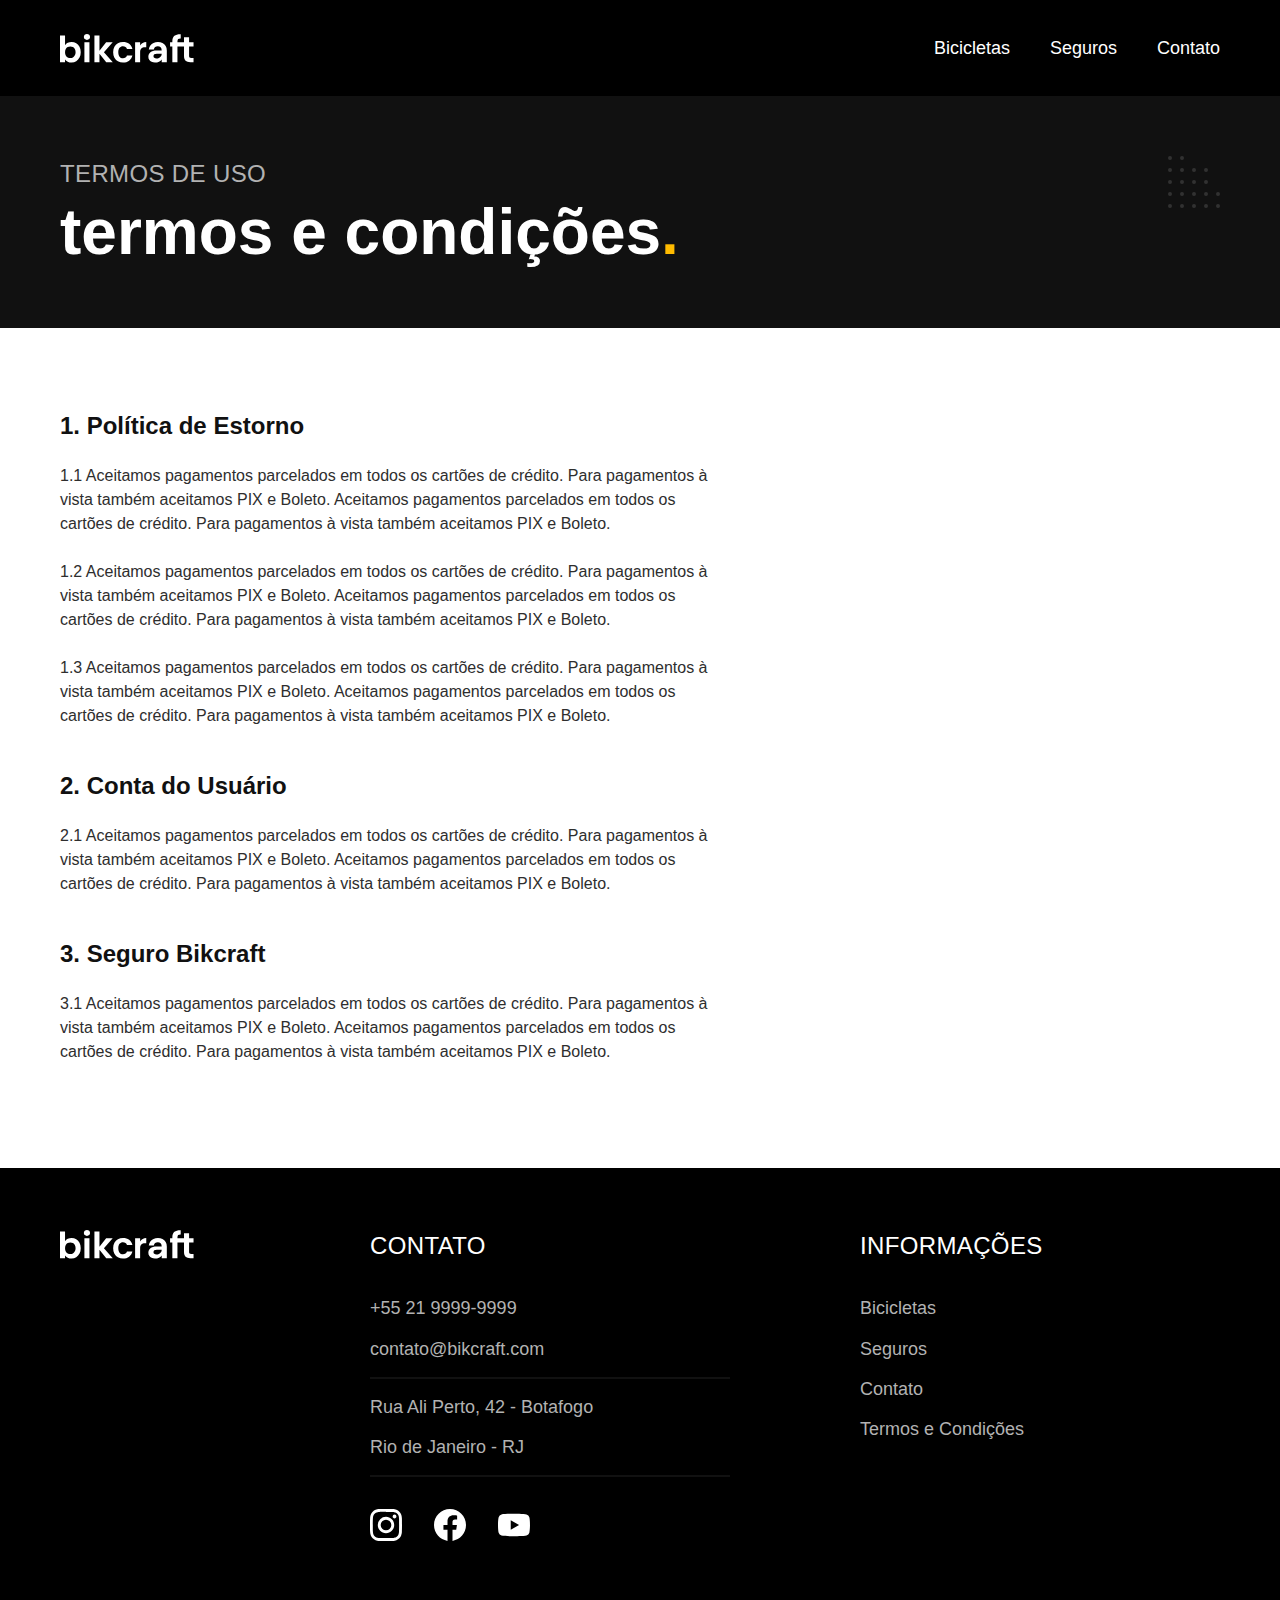
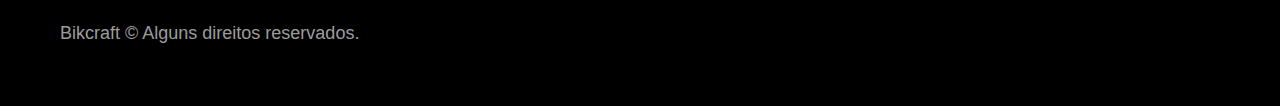
<file: termos.html>
<!DOCTYPE html>
<html lang="pt-br">

<head>
  <meta charset="UTF-8">
  <meta name="viewport" content="width=device-width, initial-scale=1.0">

  <title>Termos e Condições | Bikcraft</title>
  <meta name="description" content="Termos e condições.">

  <link rel="preload" href="./css/style.css" as="style">
  <link rel="stylesheet" href="./css/style.css">
  <script>document.documentElement.classList.add('js');</script>
</head>

<body id="termos">
  <header class="header-bg">
    <div class="header container">
      <a href="./">
        <img src="./img/bikcraft.svg" alt="Bikcraft">
      </a>

      <nav aria-label="primaria">
        <ul class="header-menu font-1-m cor-0">
          <li><a href="./bicicletas.html">Bicicletas</a></li>
          <li><a href="./seguros.html">Seguros</a></li>
          <li><a href="./contato.html">Contato</a></li>
        </ul>
      </nav>
    </div>
  </header>

  <main>
    <div class="titulo-bg">
      <div class="titulo container">
        <p class="font-2-l-b cor-5">Termos de uso</p>
        <h1 class="font-1-xxl cor-0">termos e condições<span class="cor-p1">.</span></h1>
      </div>
    </div>

    <div class="termos font-2-s cor-10 container">
      <h2 class="font-1-l cor-11">1. Política de Estorno</h2>
      <p>1.1 Aceitamos pagamentos parcelados em todos os cartões de crédito. Para pagamentos à vista também aceitamos PIX e Boleto. Aceitamos pagamentos parcelados em todos os cartões de crédito. Para pagamentos à vista também aceitamos PIX e Boleto.</p>
      <p>1.2 Aceitamos pagamentos parcelados em todos os cartões de crédito. Para pagamentos à vista também aceitamos PIX e Boleto. Aceitamos pagamentos parcelados em todos os cartões de crédito. Para pagamentos à vista também aceitamos PIX e Boleto.</p>
      <p>1.3 Aceitamos pagamentos parcelados em todos os cartões de crédito. Para pagamentos à vista também aceitamos PIX e Boleto. Aceitamos pagamentos parcelados em todos os cartões de crédito. Para pagamentos à vista também aceitamos PIX e Boleto.</p>
      <h2 class="font-1-l cor-11">2. Conta do Usuário</h2>
      <p>2.1 Aceitamos pagamentos parcelados em todos os cartões de crédito. Para pagamentos à vista também aceitamos PIX e Boleto. Aceitamos pagamentos parcelados em todos os cartões de crédito. Para pagamentos à vista também aceitamos PIX e Boleto.</p>
      <h2 class="font-1-l cor-11">3. Seguro Bikcraft</h2>
      <p>3.1 Aceitamos pagamentos parcelados em todos os cartões de crédito. Para pagamentos à vista também aceitamos PIX e Boleto. Aceitamos pagamentos parcelados em todos os cartões de crédito. Para pagamentos à vista também aceitamos PIX e Boleto.</p>
    </div>
  </main>

  <footer class="footer-bg">
    <div class="footer container">
      <img src="./img/bikcraft.svg" alt="Bikcraft">
      <div class="footer-contato">
        <h3 class="font-2-l-b cor-0">Contato</h3>
        <ul class="font-2-m cor-5">
          <li><a href="tel:+552199999999">+55 21 9999-9999</a></li>
          <li><a href="mailto:contato@bikcraft.com">contato@bikcraft.com</a></li>
          <li>Rua Ali Perto, 42 - Botafogo</li>
          <li>Rio de Janeiro - RJ</li>
        </ul>
        <div class="footer-redes">
          <a href="./">
            <img src="./img/redes/instagram.svg" alt="Instagram">
          </a>
          <a href="./">
            <img src="./img/redes/facebook.svg" alt="Facebook">
          </a>
          <a href="./">
            <img src="./img/redes/youtube.svg" alt="Youtube">
          </a>
        </div>
      </div>
      <div class="footer-informacoes">
        <h3 class="font-2-l-b cor-0">Informações</h3>
        <nav>
          <ul class="font-1-m cor-5">
            <li><a href="./bicicletas.html">Bicicletas</a></li>
            <li><a href="./seguros.html">Seguros</a></li>
            <li><a href="./contato.html">Contato</a></li>
            <li><a href="./termos.html">Termos e Condições</a></li>
          </ul>
        </nav>
      </div>
      <p class="footer-copy font-2-m cor-6">Bikcraft © Alguns direitos reservados.</p>
    </div>
  </footer>
  <script src="./js/script.js"></script>
</body>

</html>
</file>
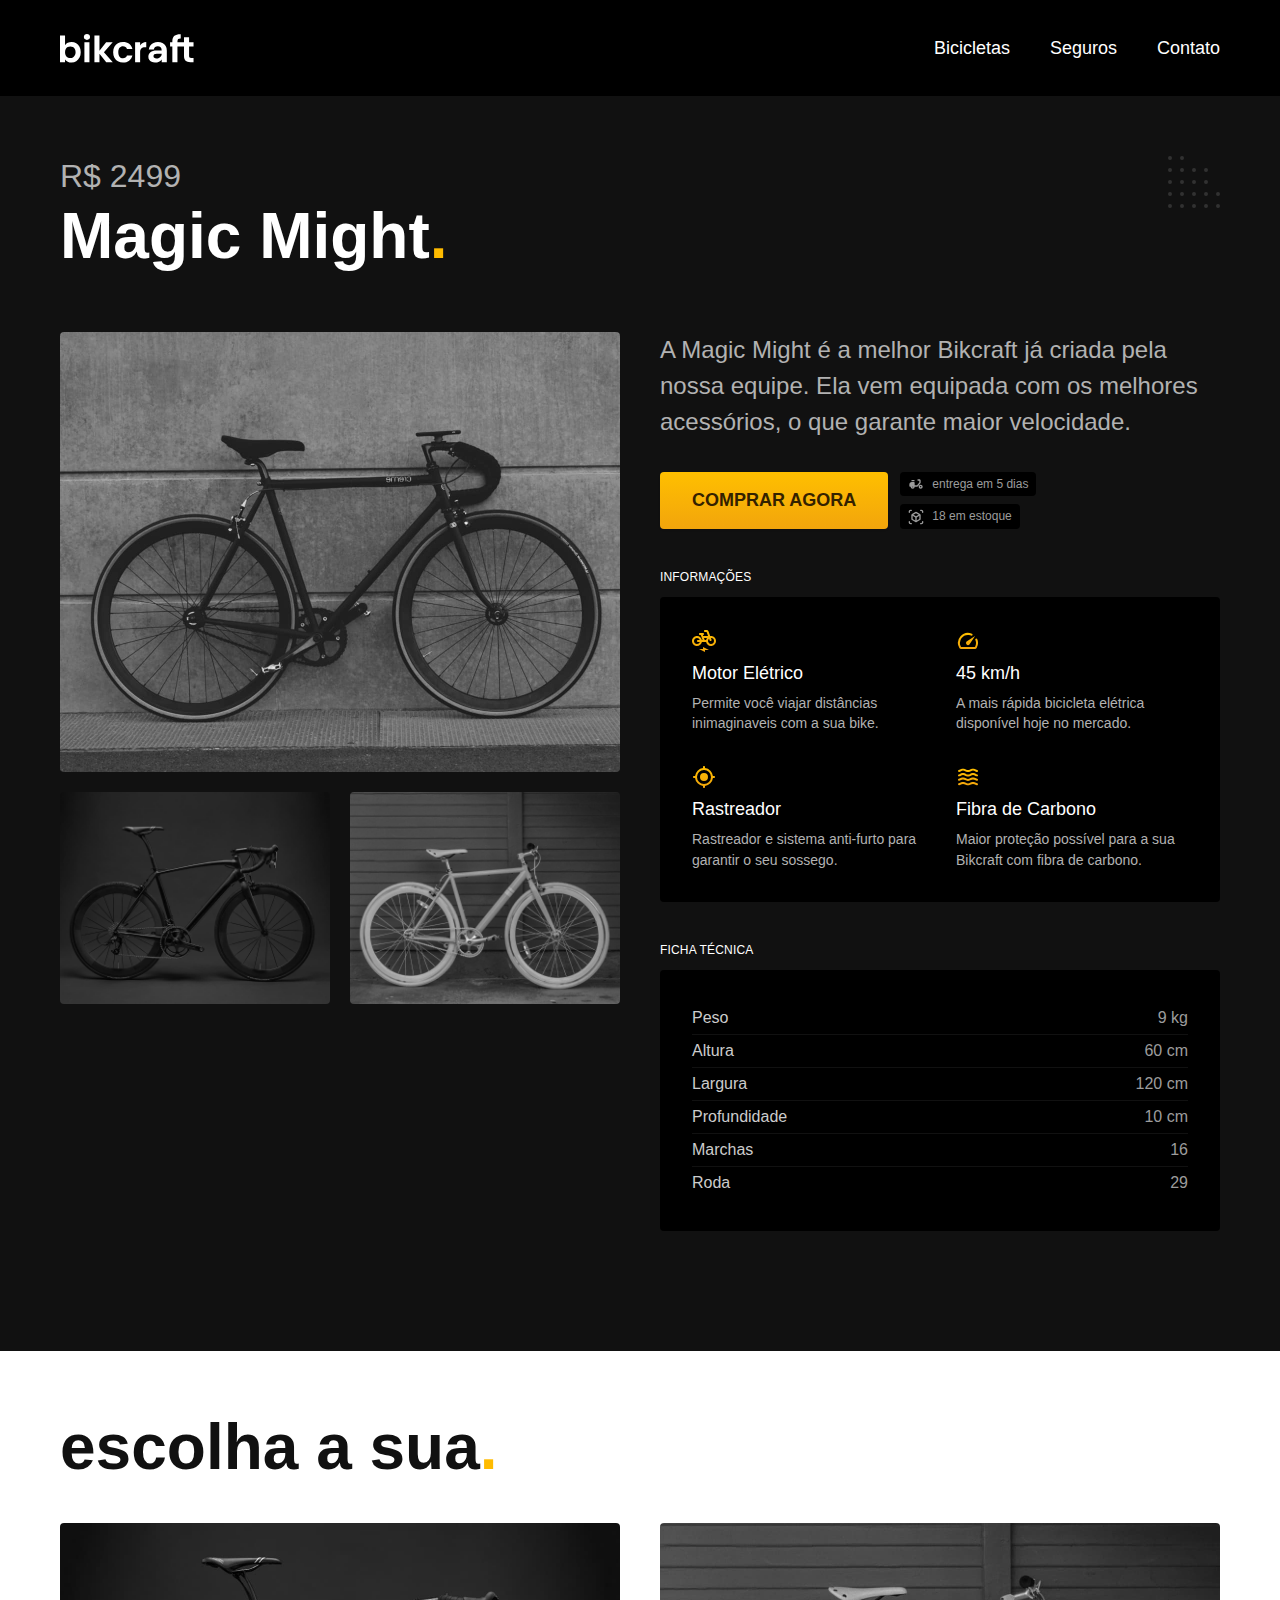
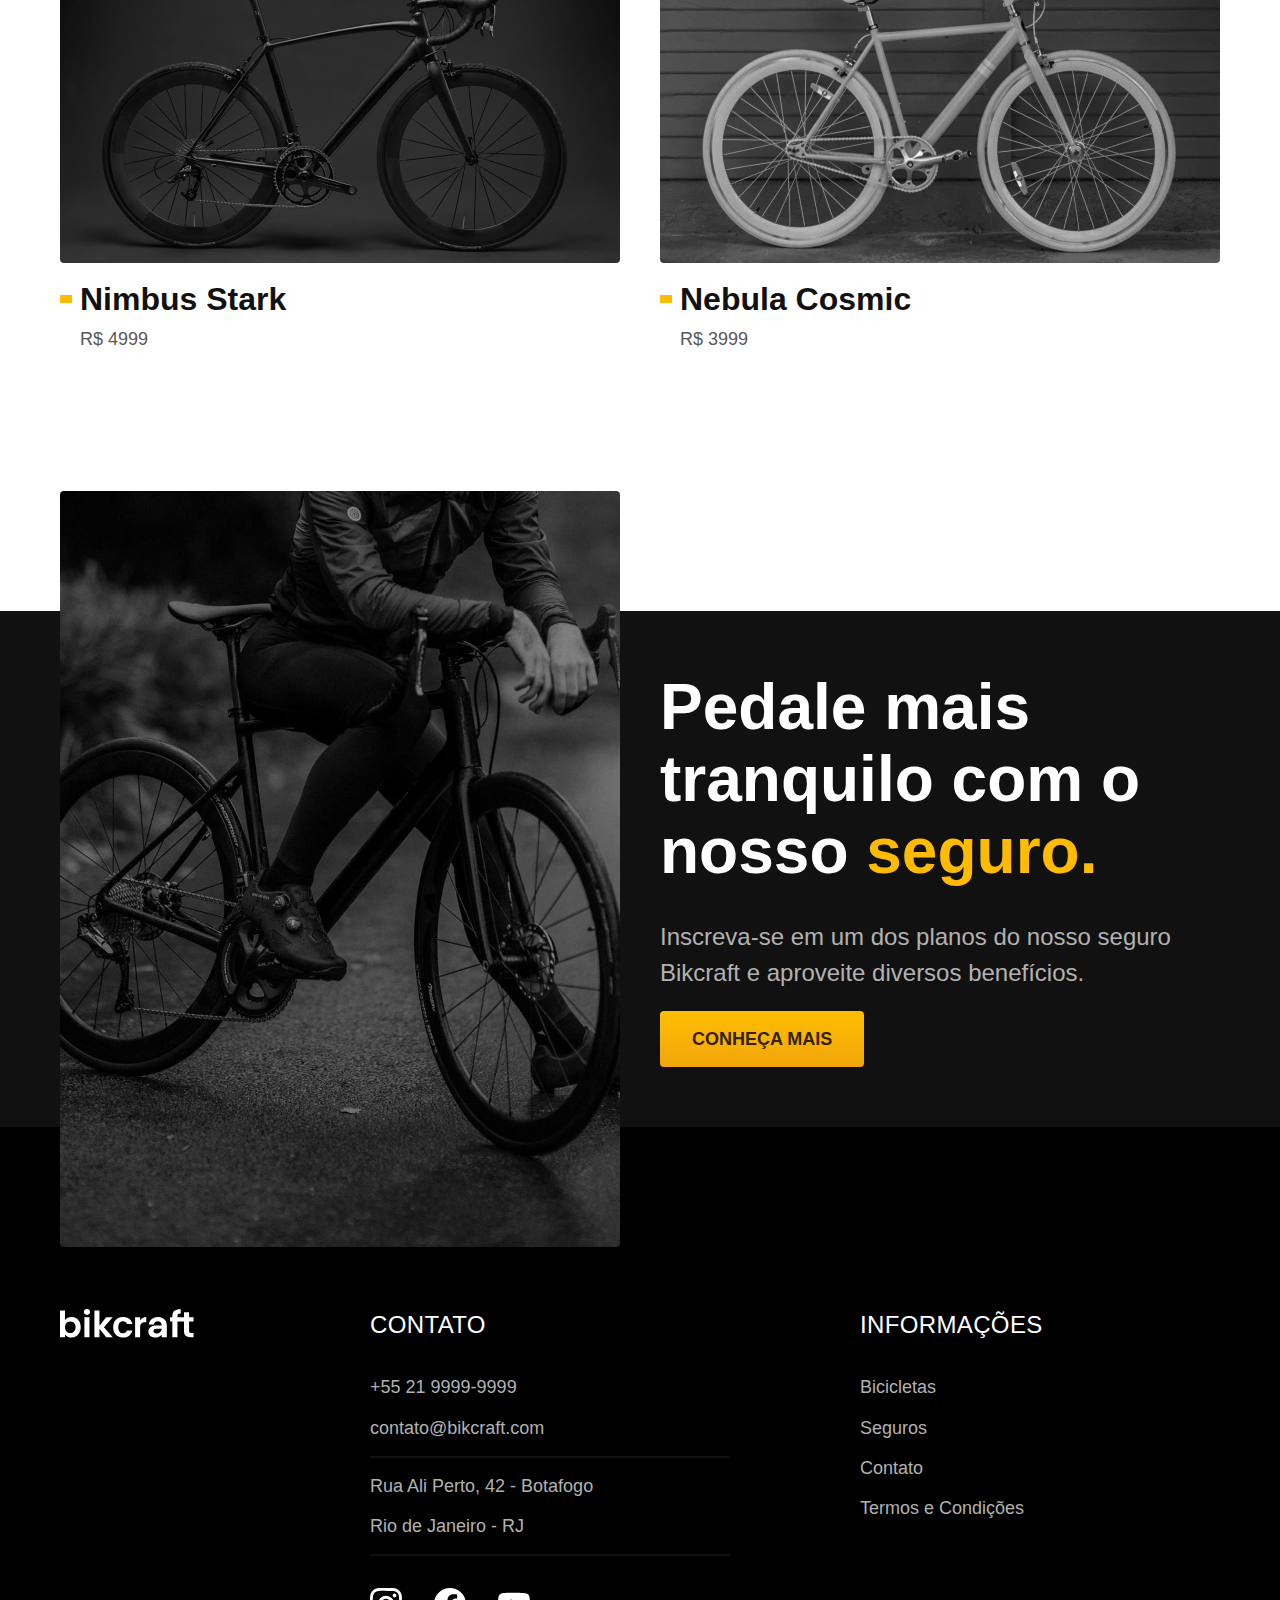
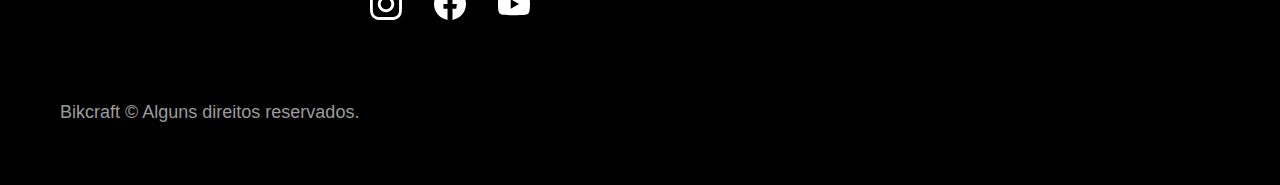
<file: bicicletas/magic.html>
<!DOCTYPE html>
<html lang="pt-br">

<head>
  <meta charset="UTF-8">
  <meta name="viewport" content="width=device-width, initial-scale=1.0">

  <title>Magic | Bikcraft</title>
  <meta name="description" content="Magic.">

  <link rel="preload" href="../css/style.css" as="style">
  <link rel="stylesheet" href="../css/style.css">
  <script>document.documentElement.classList.add('js');</script>
</head>

<body id="bicicleta">
  <header class="header-bg">
    <div class="header container">
      <a href="../">
        <img src="../img/bikcraft.svg" alt="Bikcraft">
      </a>

      <nav aria-label="primaria">
        <ul class="header-menu font-1-m cor-0">
          <li><a href="../bicicletas.html">Bicicletas</a></li>
          <li><a href="../seguros.html">Seguros</a></li>
          <li><a href="../contato.html">Contato</a></li>
        </ul>
      </nav>
    </div>
  </header>

  <main class="titulo-bg">
    <div>
      <div class="titulo container">
        <p class="font-2-xl cor-5">R$ 2499</p>
        <h1 class="font-1-xxl cor-0">Magic Might<span class="cor-p1">.</span></h1>
      </div>
    </div>
    <div class="bicicleta container">
      <div class="bicicleta-imagens">
        <img src="../img/bicicleta/nimbus2.jpg" alt="Bicicleta 1">
        <img src="../img/bicicleta/nimbus1.jpg" alt="Bicicleta 2">
        <img src="../img/bicicleta/nimbus3.jpg" alt="Bicicleta 3">
      </div>
      <div class="bicicleta-conteudo">
        <p class="font-2-l cor-5">A Magic Might é a melhor Bikcraft já criada pela nossa equipe. Ela vem equipada com os melhores acessórios, o que garante maior velocidade.</p>
        <div class="bicicleta-comprar">
          <a class="botao" href="../orcamento.html?tipo=bikcraft&produto=magic">Comprar Agora</a>
          <span class="font-1-xs cor-6"><img src="../img/icones/entrega.svg" alt=""> entrega em 5 dias</span>
          <span class="font-1-xs cor-6"><img src="../img/icones/estoque.svg" alt=""> 18 em estoque</span>
        </div>

        <h2 class="font-1-xs cor-0">Informações</h2>
        <ul class="bicicleta-informacoes">
          <li>
            <img src="../img/icones/eletrica.svg" alt="">
            <h3 class="font-1-m cor-0">Motor Elétrico</h3>
            <p class="font-2-xs cor-5">Permite você viajar distâncias inimaginaveis com a sua bike.</p>
          </li>
          <li>
            <img src="../img/icones/velocidade.svg" alt="">
            <h3 class="font-1-m cor-0">45 km/h</h3>
            <p class="font-2-xs cor-5">A mais rápida bicicleta elétrica disponível hoje no mercado.</p>
          </li>
          <li>
            <img src="../img/icones/rastreador.svg" alt="">
            <h3 class="font-1-m cor-0">Rastreador</h3>
            <p class="font-2-xs cor-5">Rastreador e sistema anti-furto para garantir o seu sossego.</p>
          </li>
          <li>
            <img src="../img/icones/carbono.svg" alt="">
            <h3 class="font-1-m cor-0">Fibra de Carbono</h3>
            <p class="font-2-xs cor-5">Maior proteção possível para a sua Bikcraft com fibra de carbono.</p>
          </li>
        </ul>
        <h2 class="font-1-xs cor-0">Ficha Técnica</h2>
        <ul class="bicicleta-ficha font-2-s cor-4">
          <li>Peso <span>9 kg</span></li>
          <li>Altura <span>60 cm</span></li>
          <li>Largura <span>120 cm</span></li>
          <li>Profundidade <span>10 cm</span></li>
          <li>Marchas <span>16</span></li>
          <li>Roda <span>29</span></li>
        </ul>
      </div>
    </div>
  </main>

  <article class="bicicletas-lista container">
    <h2 class="font-1-xxl">escolha a sua<span class="cor-p1">.</span></h2>

    <ul>
      <li>
        <a href="./nimbus.html">
          <img src="../img/bicicletas/nimbus.jpg" alt="Bicicleta preta">
          <h3 class="font-1-xl">Nimbus Stark</h3>
          <span class="font-2-m cor-8">R$ 4999</span>
        </a>
      </li>
      <li>
        <a href="./nebula.html">
          <img src="../img/bicicletas/nebula.jpg" alt="Bicicleta preta">
          <h3 class="font-1-xl">Nebula Cosmic</h3>
          <span class="font-2-m cor-8">R$ 3999</span>
        </a>
      </li>
    </ul>
  </article>

  <article class="seguro-bg">
    <div class="seguro container">
      <div class="seguro-imagem">
        <img src="../img/fotos/seguros.jpg" alt="Pessoa parada em cima de uma bicicleta.">
      </div>
      <div class="seguro-conteudo">
        <h2 class="font-1-xxl cor-0">Pedale mais tranquilo com o nosso <span class="cor-p1">seguro.</span></h2>
        <p class="font-2-l cor-5">Inscreva-se em um dos planos do nosso seguro Bikcraft e aproveite diversos benefícios.</p>
        <a class="botao" href="../seguros.html">Conheça Mais</a>
      </div>
    </div>
  </article>

  <footer class="footer-bg">
    <div class="footer container">
      <img src="../img/bikcraft.svg" alt="Bikcraft">
      <div class="footer-contato">
        <h3 class="font-2-l-b cor-0">Contato</h3>
        <ul class="font-2-m cor-5">
          <li><a href="tel:+552199999999">+55 21 9999-9999</a></li>
          <li><a href="mailto:contato@bikcraft.com">contato@bikcraft.com</a></li>
          <li>Rua Ali Perto, 42 - Botafogo</li>
          <li>Rio de Janeiro - RJ</li>
        </ul>
        <div class="footer-redes">
          <a href="../">
            <img src="../img/redes/instagram.svg" alt="Instagram">
          </a>
          <a href="../">
            <img src="../img/redes/facebook.svg" alt="Facebook">
          </a>
          <a href="../">
            <img src="../img/redes/youtube.svg" alt="Youtube">
          </a>
        </div>
      </div>
      <div class="footer-informacoes">
        <h3 class="font-2-l-b cor-0">Informações</h3>
        <nav>
          <ul class="font-1-m cor-5">
            <li><a href="../bicicletas.html">Bicicletas</a></li>
            <li><a href="../seguros.html">Seguros</a></li>
            <li><a href="../contato.html">Contato</a></li>
            <li><a href="../termos.html">Termos e Condições</a></li>
          </ul>
        </nav>
      </div>
      <p class="footer-copy font-2-m cor-6">Bikcraft © Alguns direitos reservados.</p>
    </div>
  </footer>
  <script src="../js/script.js"></script>
</body>

</html>
</file>
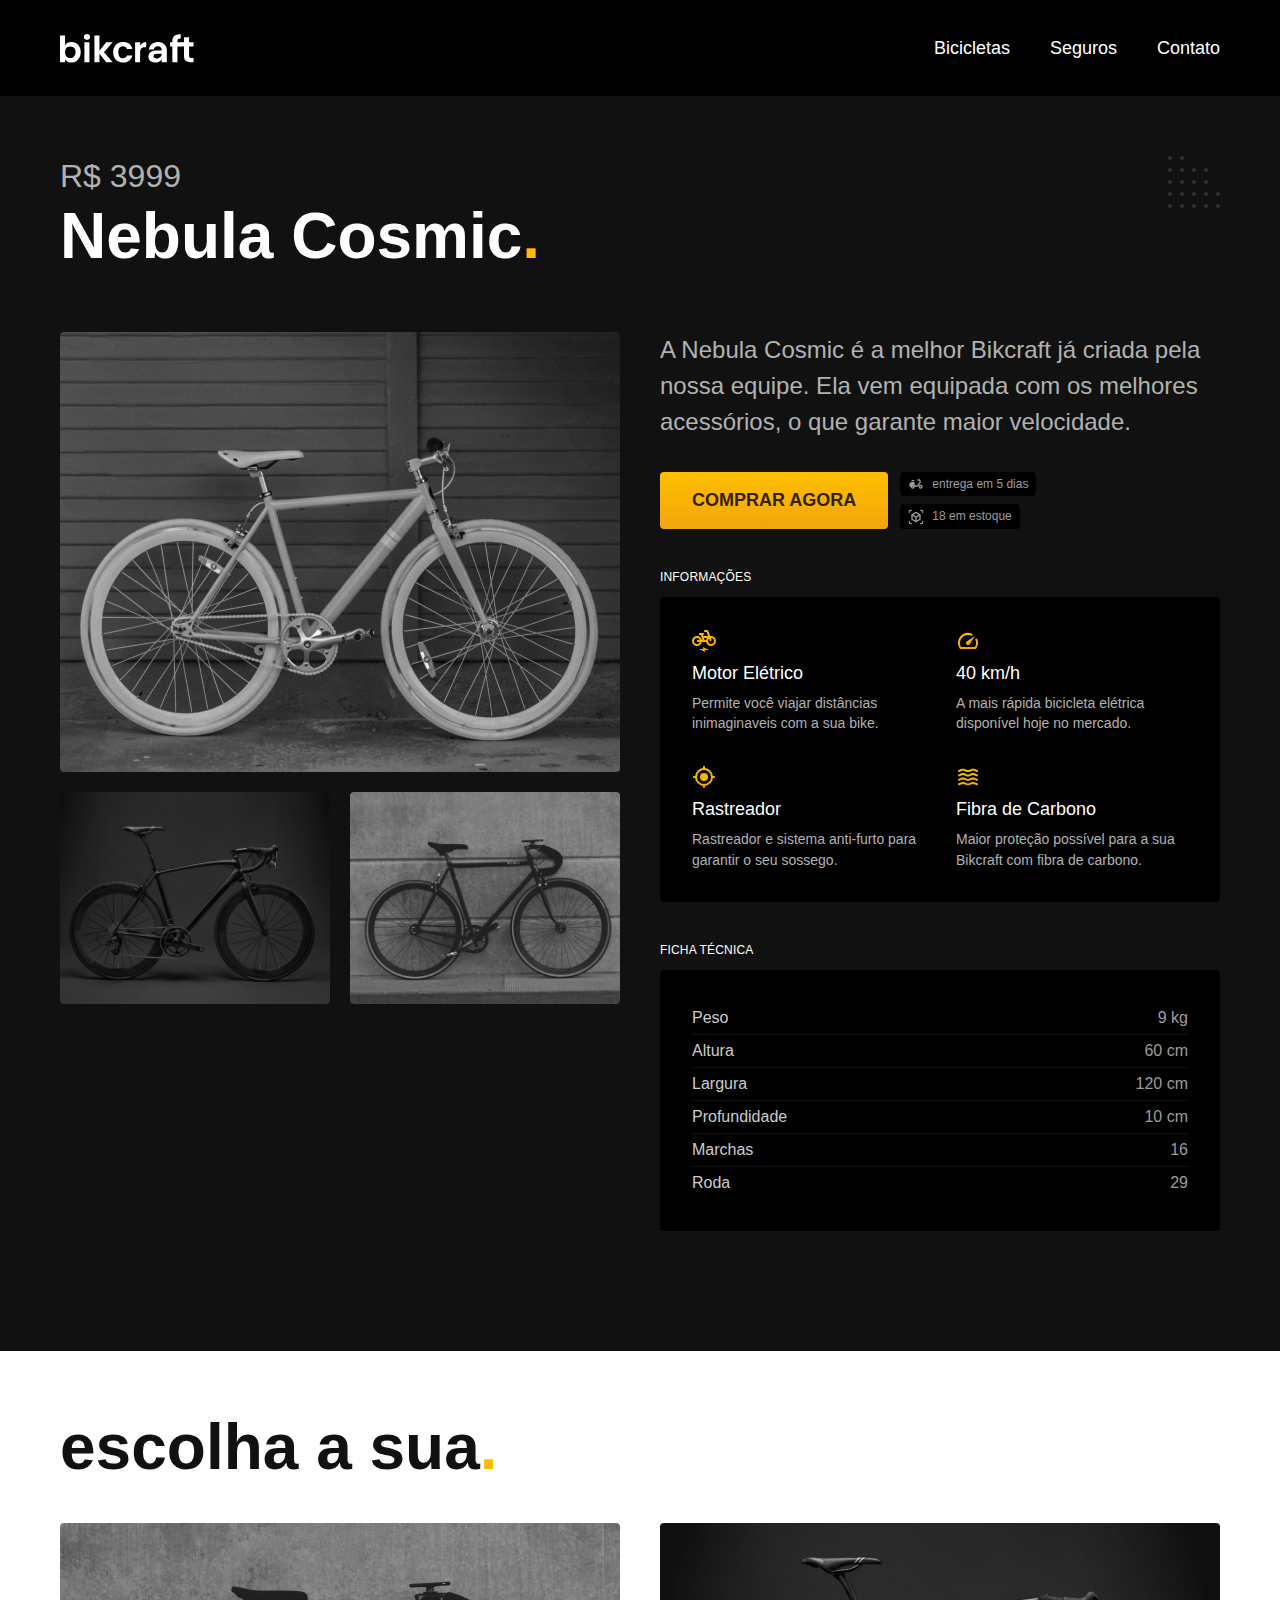
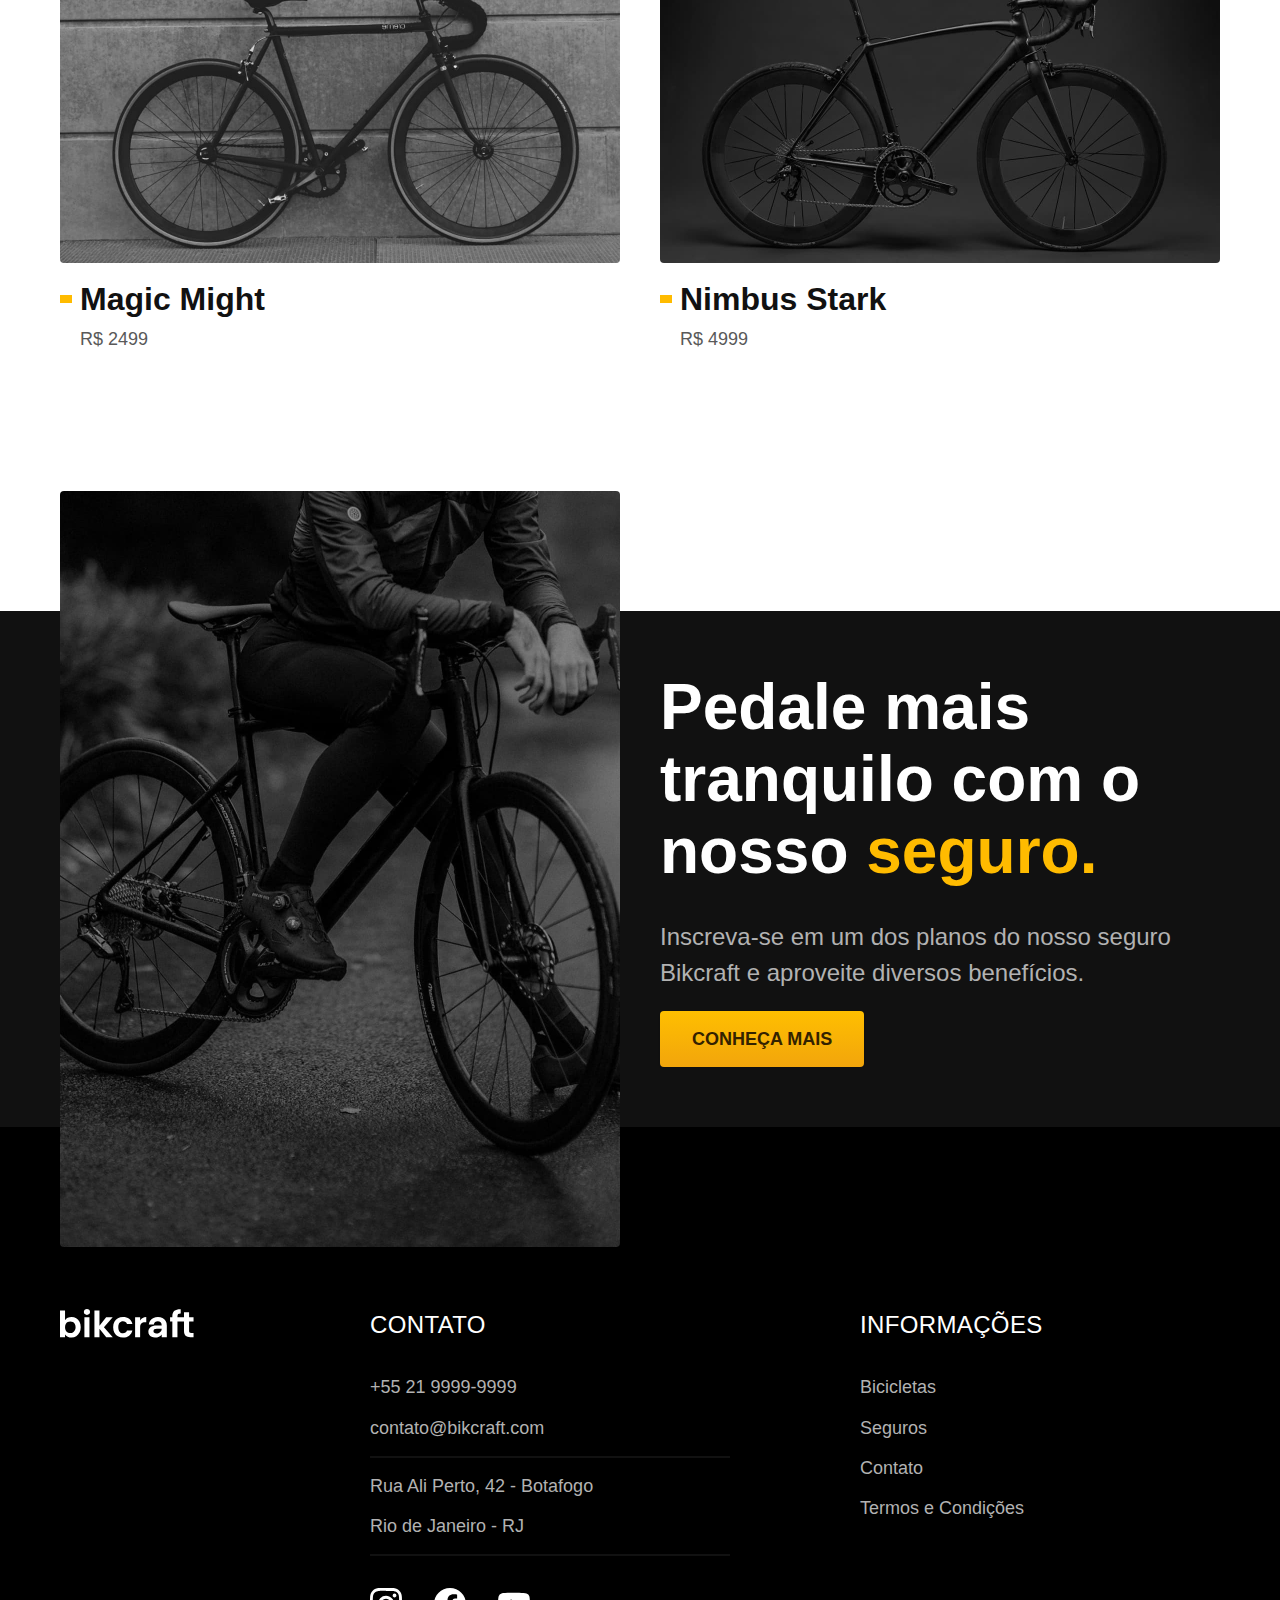
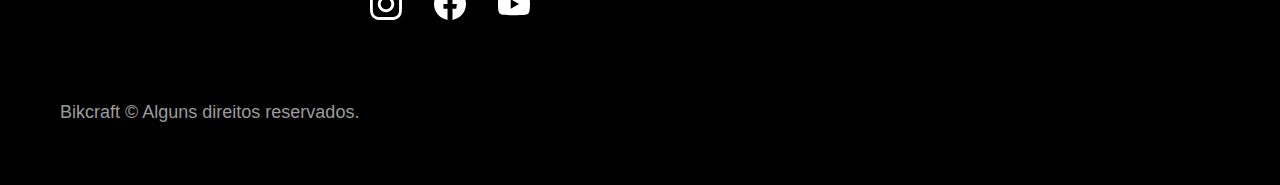
<file: bicicletas/nebula.html>
<!DOCTYPE html>
<html lang="pt-br">

<head>
  <meta charset="UTF-8">
  <meta name="viewport" content="width=device-width, initial-scale=1.0">

  <title>Nebula | Bikcraft</title>
  <meta name="description" content="Nebula.">

  <link rel="preload" href="../css/style.css" as="style">
  <link rel="stylesheet" href="../css/style.css">
  <script>document.documentElement.classList.add('js');</script>
</head>

<body id="bicicleta">
  <header class="header-bg">
    <div class="header container">
      <a href="../">
        <img src="../img/bikcraft.svg" alt="Bikcraft">
      </a>

      <nav aria-label="primaria">
        <ul class="header-menu font-1-m cor-0">
          <li><a href="../bicicletas.html">Bicicletas</a></li>
          <li><a href="../seguros.html">Seguros</a></li>
          <li><a href="../contato.html">Contato</a></li>
        </ul>
      </nav>
    </div>
  </header>

  <main class="titulo-bg">
    <div>
      <div class="titulo container">
        <p class="font-2-xl cor-5">R$ 3999</p>
        <h1 class="font-1-xxl cor-0">Nebula Cosmic<span class="cor-p1">.</span></h1>
      </div>
    </div>
    <div class="bicicleta container">
      <div class="bicicleta-imagens">
        <img src="../img/bicicleta/nimbus3.jpg" alt="Bicicleta 1">
        <img src="../img/bicicleta/nimbus1.jpg" alt="Bicicleta 2">
        <img src="../img/bicicleta/nimbus2.jpg" alt="Bicicleta 3">
      </div>
      <div class="bicicleta-conteudo">
        <p class="font-2-l cor-5">A Nebula Cosmic é a melhor Bikcraft já criada pela nossa equipe. Ela vem equipada com os melhores acessórios, o que garante maior velocidade.</p>
        <div class="bicicleta-comprar">
          <a class="botao" href="../orcamento.html?tipo=bikcraft&produto=nebula">Comprar Agora</a>
          <span class="font-1-xs cor-6"><img src="../img/icones/entrega.svg" alt=""> entrega em 5 dias</span>
          <span class="font-1-xs cor-6"><img src="../img/icones/estoque.svg" alt=""> 18 em estoque</span>
        </div>

        <h2 class="font-1-xs cor-0">Informações</h2>
        <ul class="bicicleta-informacoes">
          <li>
            <img src="../img/icones/eletrica.svg" alt="">
            <h3 class="font-1-m cor-0">Motor Elétrico</h3>
            <p class="font-2-xs cor-5">Permite você viajar distâncias inimaginaveis com a sua bike.</p>
          </li>
          <li>
            <img src="../img/icones/velocidade.svg" alt="">
            <h3 class="font-1-m cor-0">40 km/h</h3>
            <p class="font-2-xs cor-5">A mais rápida bicicleta elétrica disponível hoje no mercado.</p>
          </li>
          <li>
            <img src="../img/icones/rastreador.svg" alt="">
            <h3 class="font-1-m cor-0">Rastreador</h3>
            <p class="font-2-xs cor-5">Rastreador e sistema anti-furto para garantir o seu sossego.</p>
          </li>
          <li>
            <img src="../img/icones/carbono.svg" alt="">
            <h3 class="font-1-m cor-0">Fibra de Carbono</h3>
            <p class="font-2-xs cor-5">Maior proteção possível para a sua Bikcraft com fibra de carbono.</p>
          </li>
        </ul>
        <h2 class="font-1-xs cor-0">Ficha Técnica</h2>
        <ul class="bicicleta-ficha font-2-s cor-4">
          <li>Peso <span>9 kg</span></li>
          <li>Altura <span>60 cm</span></li>
          <li>Largura <span>120 cm</span></li>
          <li>Profundidade <span>10 cm</span></li>
          <li>Marchas <span>16</span></li>
          <li>Roda <span>29</span></li>
        </ul>
      </div>
    </div>
  </main>

  <article class="bicicletas-lista container">
    <h2 class="font-1-xxl">escolha a sua<span class="cor-p1">.</span></h2>

    <ul>
      <li>
        <a href="./magic.html">
          <img src="../img/bicicletas/magic.jpg" alt="Bicicleta preta">
          <h3 class="font-1-xl">Magic Might</h3>
          <span class="font-2-m cor-8">R$ 2499</span>
        </a>
      </li>
      <li>
        <a href="./nimbus.html">
          <img src="../img/bicicletas/nimbus.jpg" alt="Bicicleta preta">
          <h3 class="font-1-xl">Nimbus Stark</h3>
          <span class="font-2-m cor-8">R$ 4999</span>
        </a>
      </li>
    </ul>
  </article>

  <article class="seguro-bg">
    <div class="seguro container">
      <div class="seguro-imagem">
        <img src="../img/fotos/seguros.jpg" alt="Pessoa parada em cima de uma bicicleta.">
      </div>
      <div class="seguro-conteudo">
        <h2 class="font-1-xxl cor-0">Pedale mais tranquilo com o nosso <span class="cor-p1">seguro.</span></h2>
        <p class="font-2-l cor-5">Inscreva-se em um dos planos do nosso seguro Bikcraft e aproveite diversos benefícios.</p>
        <a class="botao" href="../seguros.html">Conheça Mais</a>
      </div>
    </div>
  </article>

  <footer class="footer-bg">
    <div class="footer container">
      <img src="../img/bikcraft.svg" alt="Bikcraft">
      <div class="footer-contato">
        <h3 class="font-2-l-b cor-0">Contato</h3>
        <ul class="font-2-m cor-5">
          <li><a href="tel:+552199999999">+55 21 9999-9999</a></li>
          <li><a href="mailto:contato@bikcraft.com">contato@bikcraft.com</a></li>
          <li>Rua Ali Perto, 42 - Botafogo</li>
          <li>Rio de Janeiro - RJ</li>
        </ul>
        <div class="footer-redes">
          <a href="../">
            <img src="../img/redes/instagram.svg" alt="Instagram">
          </a>
          <a href="../">
            <img src="../img/redes/facebook.svg" alt="Facebook">
          </a>
          <a href="../">
            <img src="../img/redes/youtube.svg" alt="Youtube">
          </a>
        </div>
      </div>
      <div class="footer-informacoes">
        <h3 class="font-2-l-b cor-0">Informações</h3>
        <nav>
          <ul class="font-1-m cor-5">
            <li><a href="../bicicletas.html">Bicicletas</a></li>
            <li><a href="../seguros.html">Seguros</a></li>
            <li><a href="../contato.html">Contato</a></li>
            <li><a href="../termos.html">Termos e Condições</a></li>
          </ul>
        </nav>
      </div>
      <p class="footer-copy font-2-m cor-6">Bikcraft © Alguns direitos reservados.</p>
    </div>
  </footer>
  <script src="../js/script.js"></script>
</body>

</html>
</file>
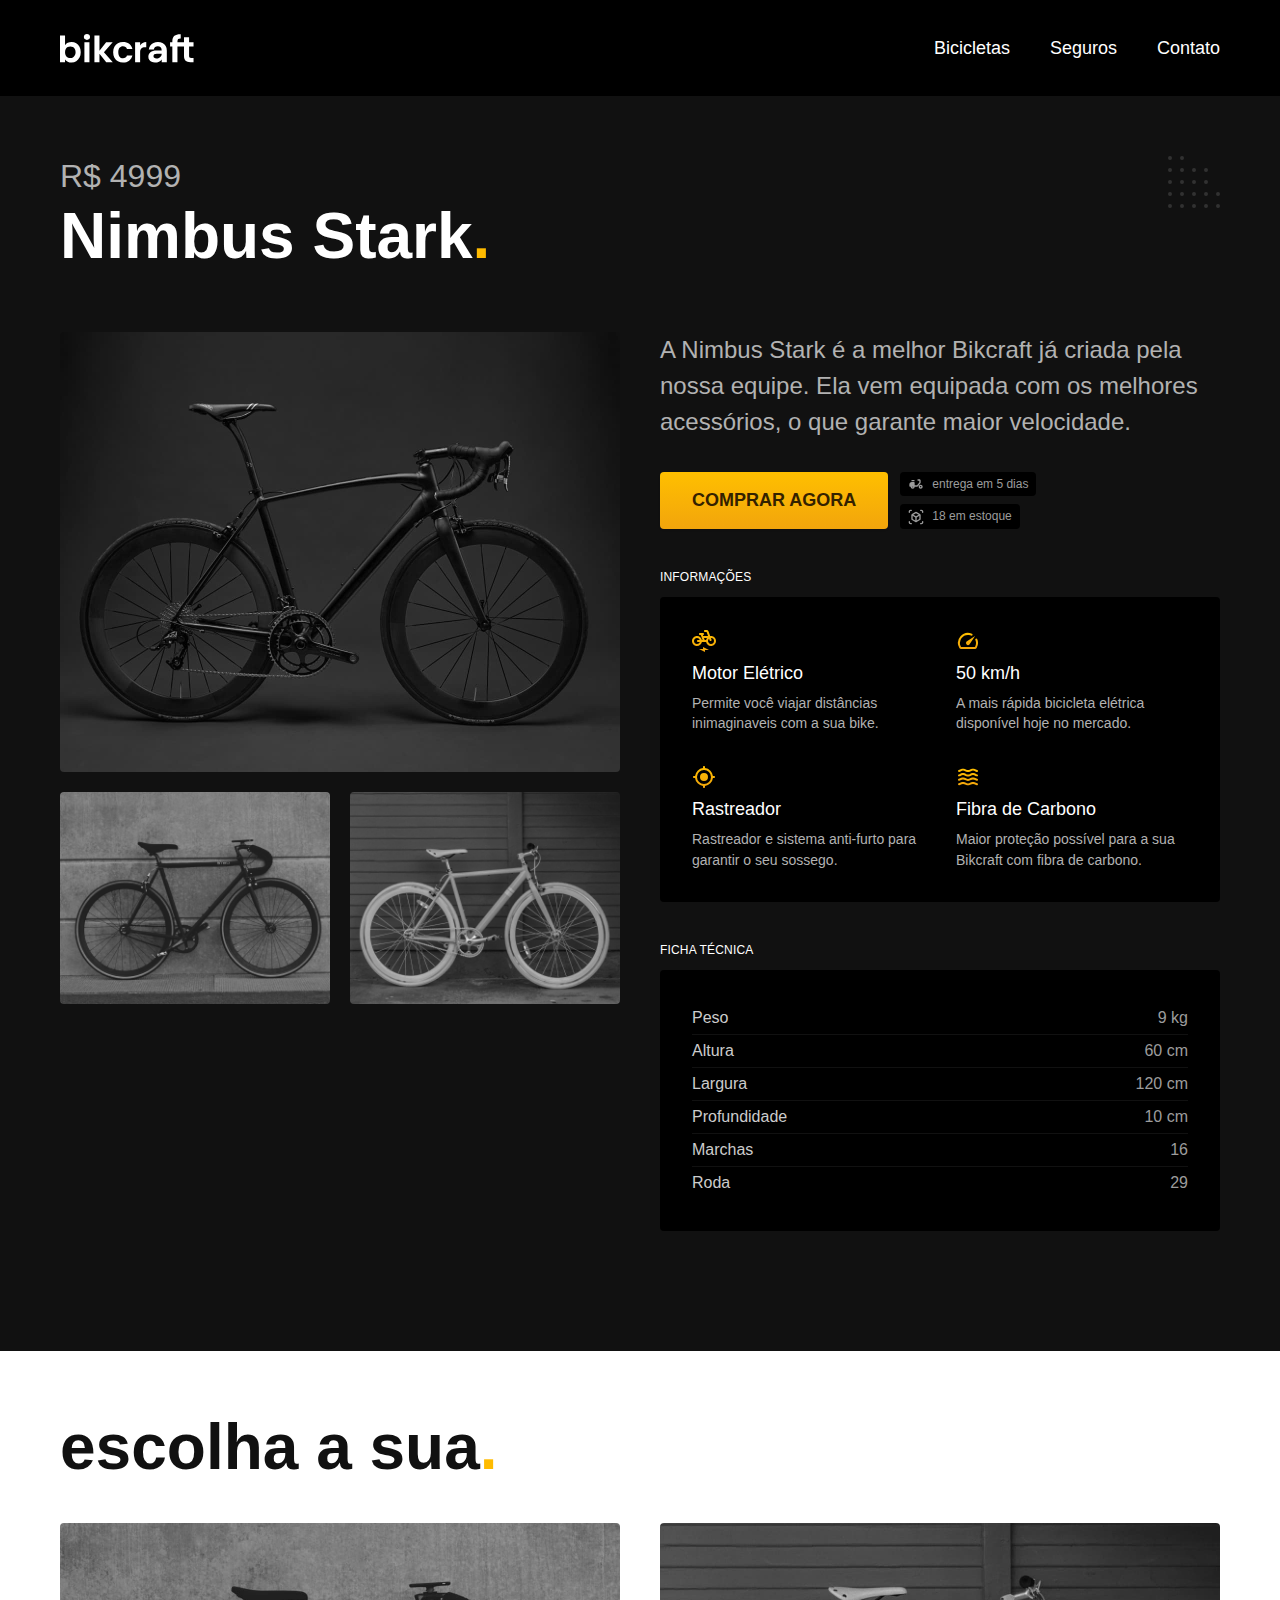
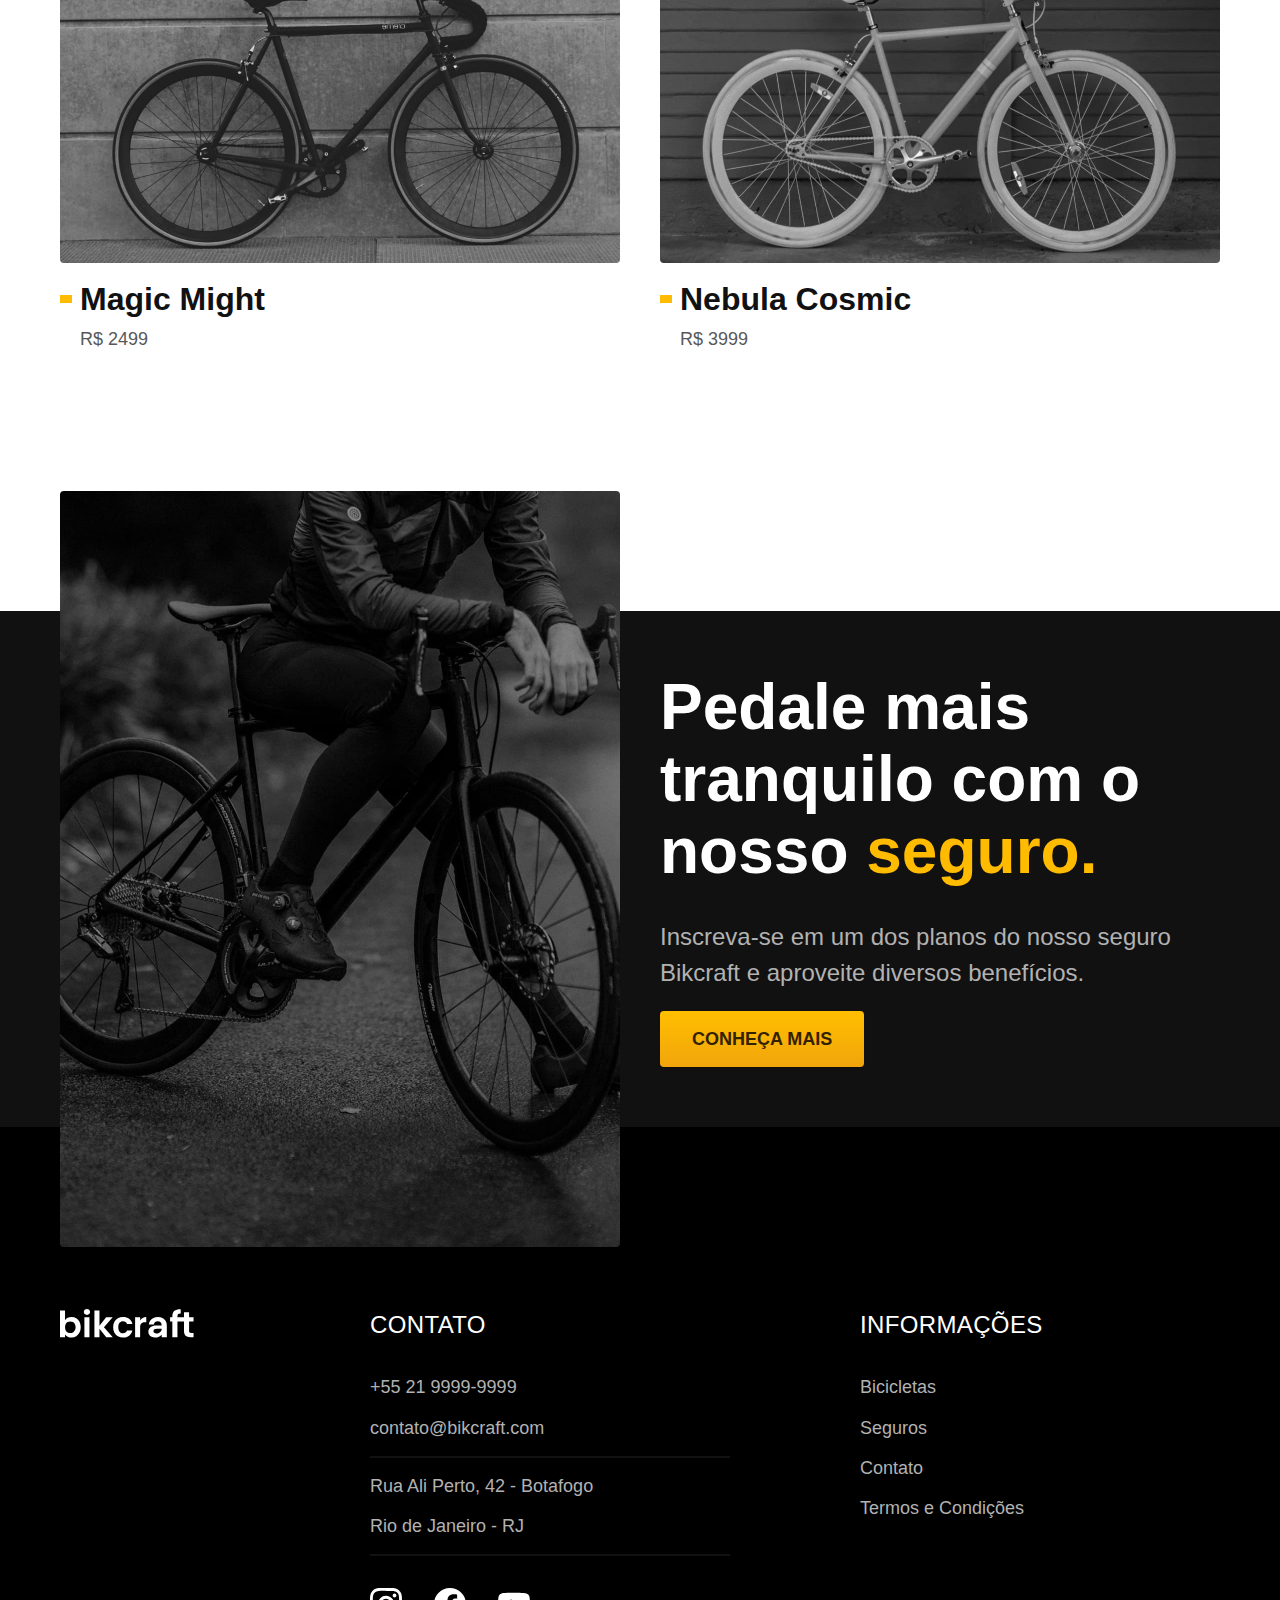
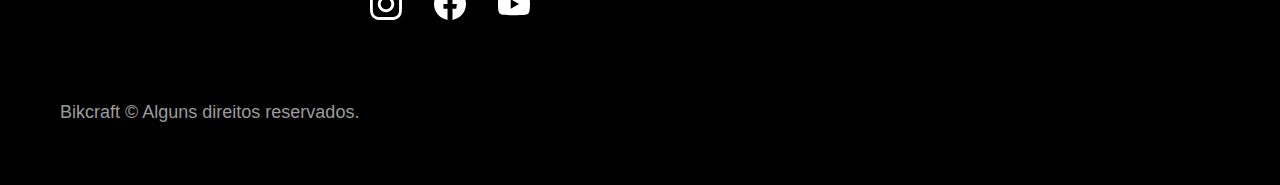
<file: bicicletas/nimbus.html>
<!DOCTYPE html>
<html lang="pt-br">

<head>
  <meta charset="UTF-8">
  <meta name="viewport" content="width=device-width, initial-scale=1.0">

  <title>Nimbus | Bikcraft</title>
  <meta name="description" content="Nimbus.">

  <link rel="preload" href="../css/style.css" as="style">
  <link rel="stylesheet" href="../css/style.css">
  <script>document.documentElement.classList.add('js');</script>
</head>

<body id="bicicleta">
  <header class="header-bg">
    <div class="header container">
      <a href="../">
        <img src="../img/bikcraft.svg" alt="Bikcraft">
      </a>

      <nav aria-label="primaria">
        <ul class="header-menu font-1-m cor-0">
          <li><a href="../bicicletas.html">Bicicletas</a></li>
          <li><a href="../seguros.html">Seguros</a></li>
          <li><a href="../contato.html">Contato</a></li>
        </ul>
      </nav>
    </div>
  </header>

  <main class="titulo-bg">
    <div>
      <div class="titulo container">
        <p class="font-2-xl cor-5">R$ 4999</p>
        <h1 class="font-1-xxl cor-0">Nimbus Stark<span class="cor-p1">.</span></h1>
      </div>
    </div>
    <div class="bicicleta container">
      <div class="bicicleta-imagens">
        <img src="../img/bicicleta/nimbus1.jpg" alt="Bicicleta 1">
        <img src="../img/bicicleta/nimbus2.jpg" alt="Bicicleta 2">
        <img src="../img/bicicleta/nimbus3.jpg" alt="Bicicleta 3">
      </div>
      <div class="bicicleta-conteudo">
        <p class="font-2-l cor-5">A Nimbus Stark é a melhor Bikcraft já criada pela nossa equipe. Ela vem equipada com os melhores acessórios, o que garante maior velocidade.</p>
        <div class="bicicleta-comprar">
          <a class="botao" href="../orcamento.html?tipo=bikcraft&produto=nimbus">Comprar Agora</a>
          <span class="font-1-xs cor-6"><img src="../img/icones/entrega.svg" alt=""> entrega em 5 dias</span>
          <span class="font-1-xs cor-6"><img src="../img/icones/estoque.svg" alt=""> 18 em estoque</span>
        </div>

        <h2 class="font-1-xs cor-0">Informações</h2>
        <ul class="bicicleta-informacoes">
          <li>
            <img src="../img/icones/eletrica.svg" alt="">
            <h3 class="font-1-m cor-0">Motor Elétrico</h3>
            <p class="font-2-xs cor-5">Permite você viajar distâncias inimaginaveis com a sua bike.</p>
          </li>
          <li>
            <img src="../img/icones/velocidade.svg" alt="">
            <h3 class="font-1-m cor-0">50 km/h</h3>
            <p class="font-2-xs cor-5">A mais rápida bicicleta elétrica disponível hoje no mercado.</p>
          </li>
          <li>
            <img src="../img/icones/rastreador.svg" alt="">
            <h3 class="font-1-m cor-0">Rastreador</h3>
            <p class="font-2-xs cor-5">Rastreador e sistema anti-furto para garantir o seu sossego.</p>
          </li>
          <li>
            <img src="../img/icones/carbono.svg" alt="">
            <h3 class="font-1-m cor-0">Fibra de Carbono</h3>
            <p class="font-2-xs cor-5">Maior proteção possível para a sua Bikcraft com fibra de carbono.</p>
          </li>
        </ul>
        <h2 class="font-1-xs cor-0">Ficha Técnica</h2>
        <ul class="bicicleta-ficha font-2-s cor-4">
          <li>Peso <span>9 kg</span></li>
          <li>Altura <span>60 cm</span></li>
          <li>Largura <span>120 cm</span></li>
          <li>Profundidade <span>10 cm</span></li>
          <li>Marchas <span>16</span></li>
          <li>Roda <span>29</span></li>
        </ul>
      </div>
    </div>
  </main>

  <article class="bicicletas-lista container">
    <h2 class="font-1-xxl">escolha a sua<span class="cor-p1">.</span></h2>

    <ul>
      <li>
        <a href="./magic.html">
          <img src="../img/bicicletas/magic.jpg" alt="Bicicleta preta">
          <h3 class="font-1-xl">Magic Might</h3>
          <span class="font-2-m cor-8">R$ 2499</span>
        </a>
      </li>
      <li>
        <a href="./nebula.html">
          <img src="../img/bicicletas/nebula.jpg" alt="Bicicleta preta">
          <h3 class="font-1-xl">Nebula Cosmic</h3>
          <span class="font-2-m cor-8">R$ 3999</span>
        </a>
      </li>
    </ul>
  </article>

  <article class="seguro-bg">
    <div class="seguro container">
      <div class="seguro-imagem">
        <img src="../img/fotos/seguros.jpg" alt="Pessoa parada em cima de uma bicicleta.">
      </div>
      <div class="seguro-conteudo">
        <h2 class="font-1-xxl cor-0">Pedale mais tranquilo com o nosso <span class="cor-p1">seguro.</span></h2>
        <p class="font-2-l cor-5">Inscreva-se em um dos planos do nosso seguro Bikcraft e aproveite diversos benefícios.</p>
        <a class="botao" href="../seguros.html">Conheça Mais</a>
      </div>
    </div>
  </article>

  <footer class="footer-bg">
    <div class="footer container">
      <img src="../img/bikcraft.svg" alt="Bikcraft">
      <div class="footer-contato">
        <h3 class="font-2-l-b cor-0">Contato</h3>
        <ul class="font-2-m cor-5">
          <li><a href="tel:+552199999999">+55 21 9999-9999</a></li>
          <li><a href="mailto:contato@bikcraft.com">contato@bikcraft.com</a></li>
          <li>Rua Ali Perto, 42 - Botafogo</li>
          <li>Rio de Janeiro - RJ</li>
        </ul>
        <div class="footer-redes">
          <a href="../">
            <img src="../img/redes/instagram.svg" alt="Instagram">
          </a>
          <a href="../">
            <img src="../img/redes/facebook.svg" alt="Facebook">
          </a>
          <a href="../">
            <img src="../img/redes/youtube.svg" alt="Youtube">
          </a>
        </div>
      </div>
      <div class="footer-informacoes">
        <h3 class="font-2-l-b cor-0">Informações</h3>
        <nav>
          <ul class="font-1-m cor-5">
            <li><a href="../bicicletas.html">Bicicletas</a></li>
            <li><a href="../seguros.html">Seguros</a></li>
            <li><a href="../contato.html">Contato</a></li>
            <li><a href="../termos.html">Termos e Condições</a></li>
          </ul>
        </nav>
      </div>
      <p class="footer-copy font-2-m cor-6">Bikcraft © Alguns direitos reservados.</p>
    </div>
  </footer>
  <script src="../js/script.js"></script>
</body>

</html>
</file>
<file: css/style.css>
@import "./global/global.css";
@import "./utilidades/tipografia.css";
@import "./utilidades/cores.css";
@import "./utilidades/animacao.css";

@import "./global/header.css";
@import "./global/footer.css";

/* Utilidades */
@import "./utilidades/componentes.css";
@import "./utilidades/formulario.css";

/* Home */
@import "./home/introducao.css";
@import "./home/tecnologia.css";
@import "./home/parceiros.css";
@import "./home/depoimento.css";

/* Bicicletas */
@import "./bicicletas/bicicletas-lista.css";
@import "./bicicletas/bicicletas.css";

/* Bicicleta */
@import "./bicicleta/bicicleta.css";
@import "./bicicleta/seguro.css";

/* Seguros */
@import "./seguros/seguros.css";
@import "./seguros/vantagens.css";
@import "./seguros/perguntas.css";

/* Contato */
@import "./contato/contato.css";
@import "./contato/lojas.css";

/* Contato */
@import "./orcamento/orcamento.css";

/* Termos */
@import "./termos/termos.css";
</file>
